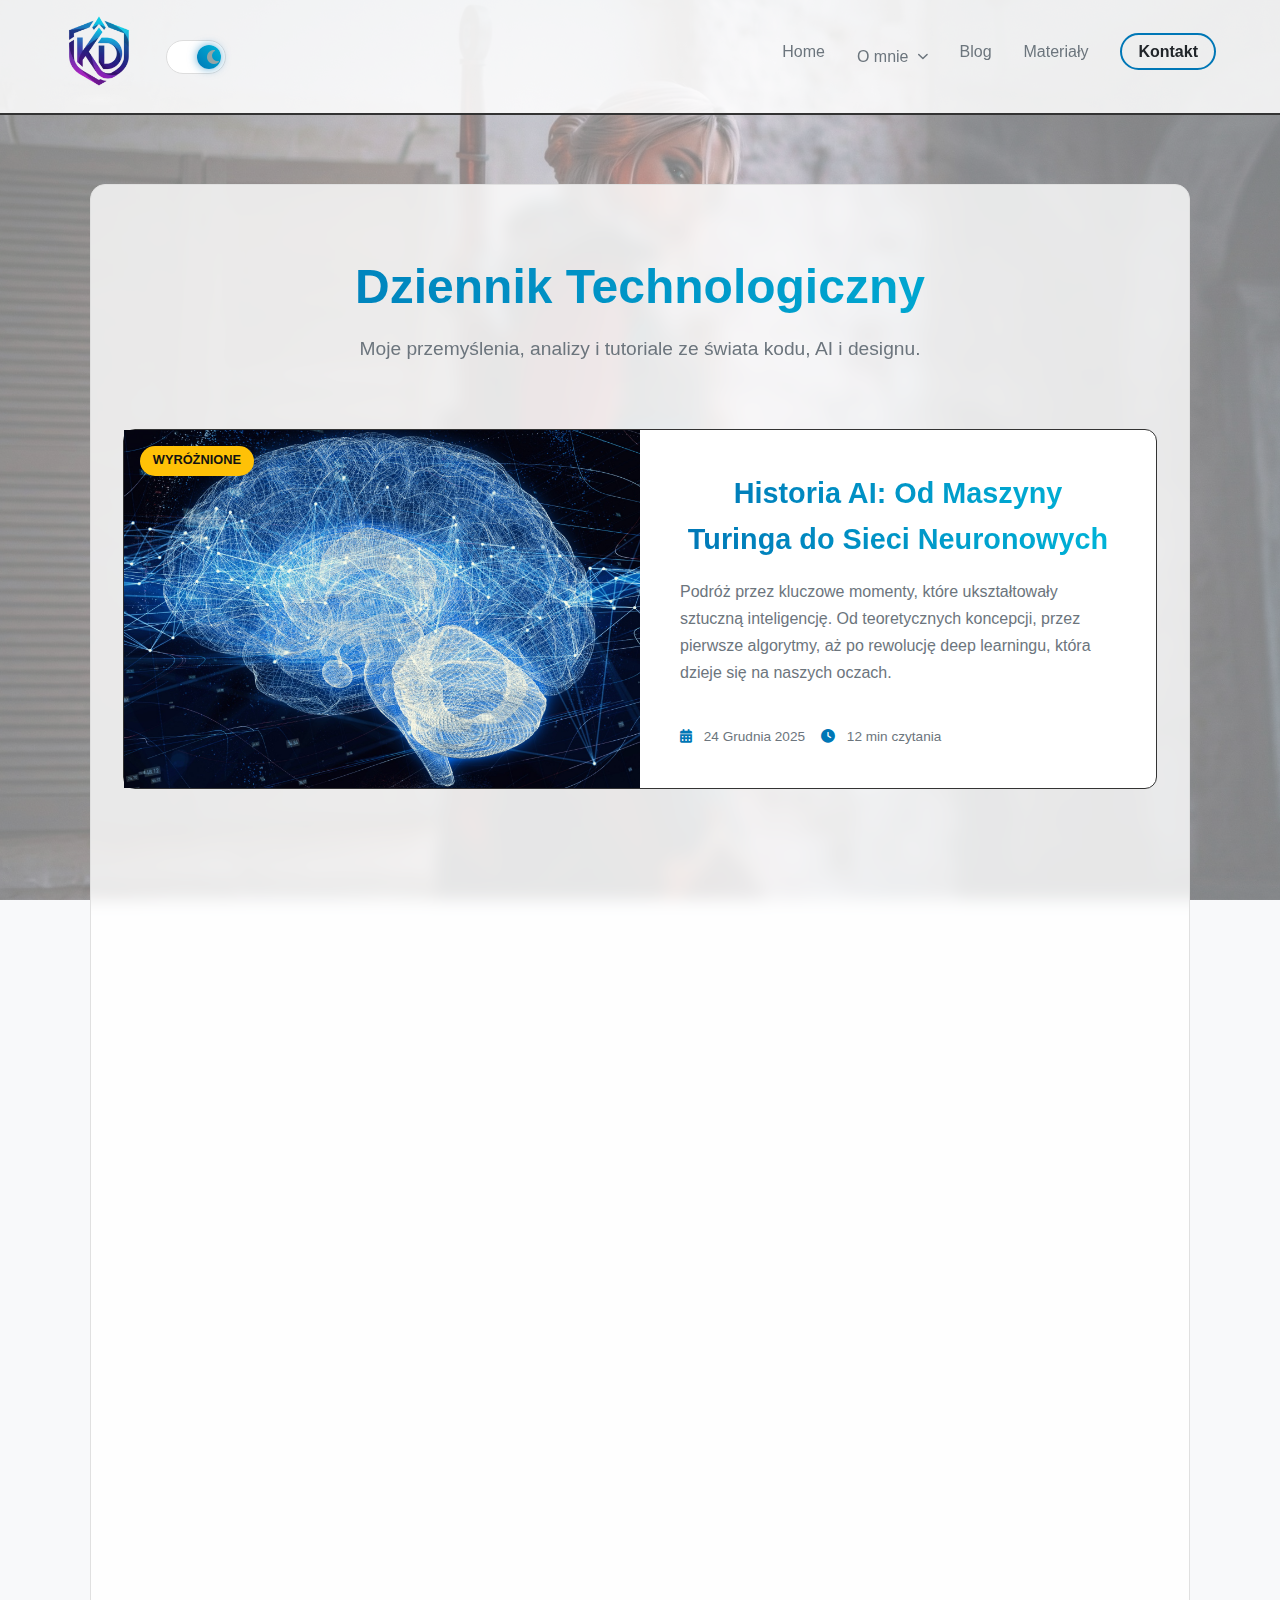
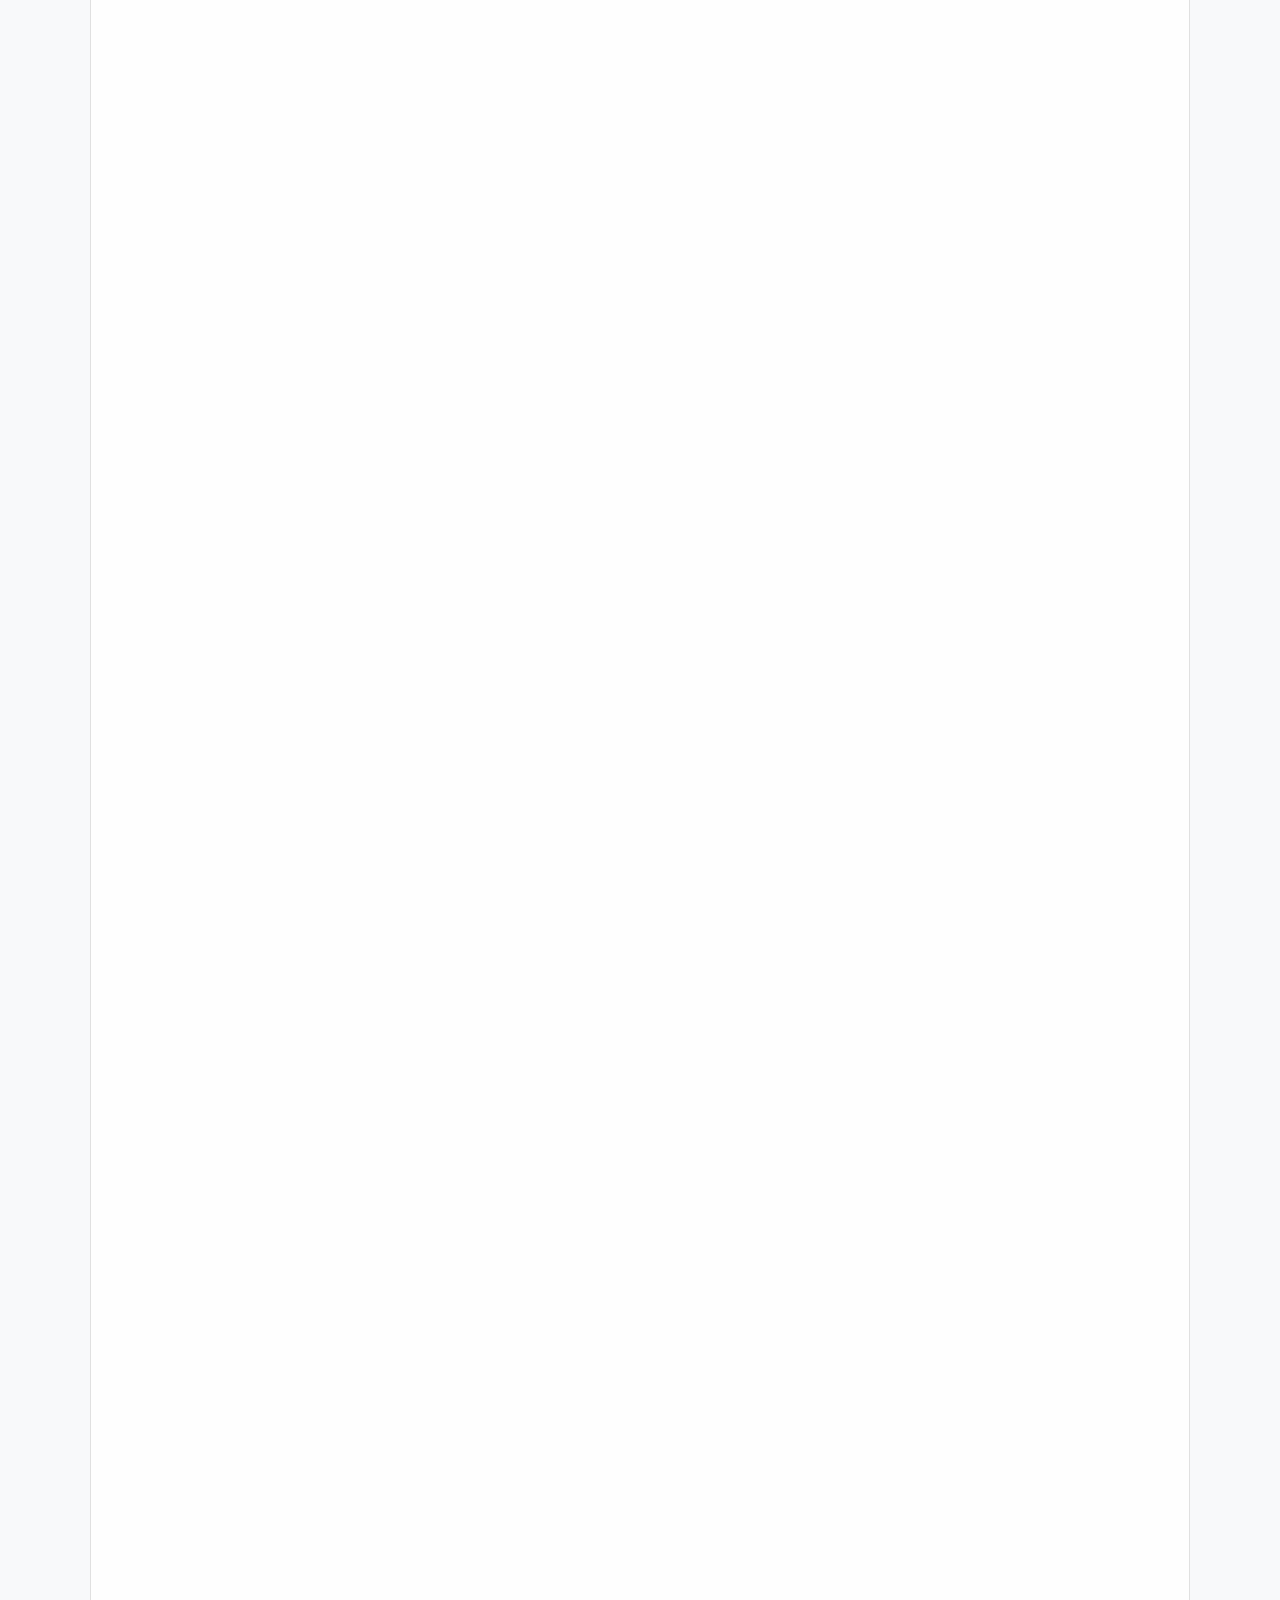
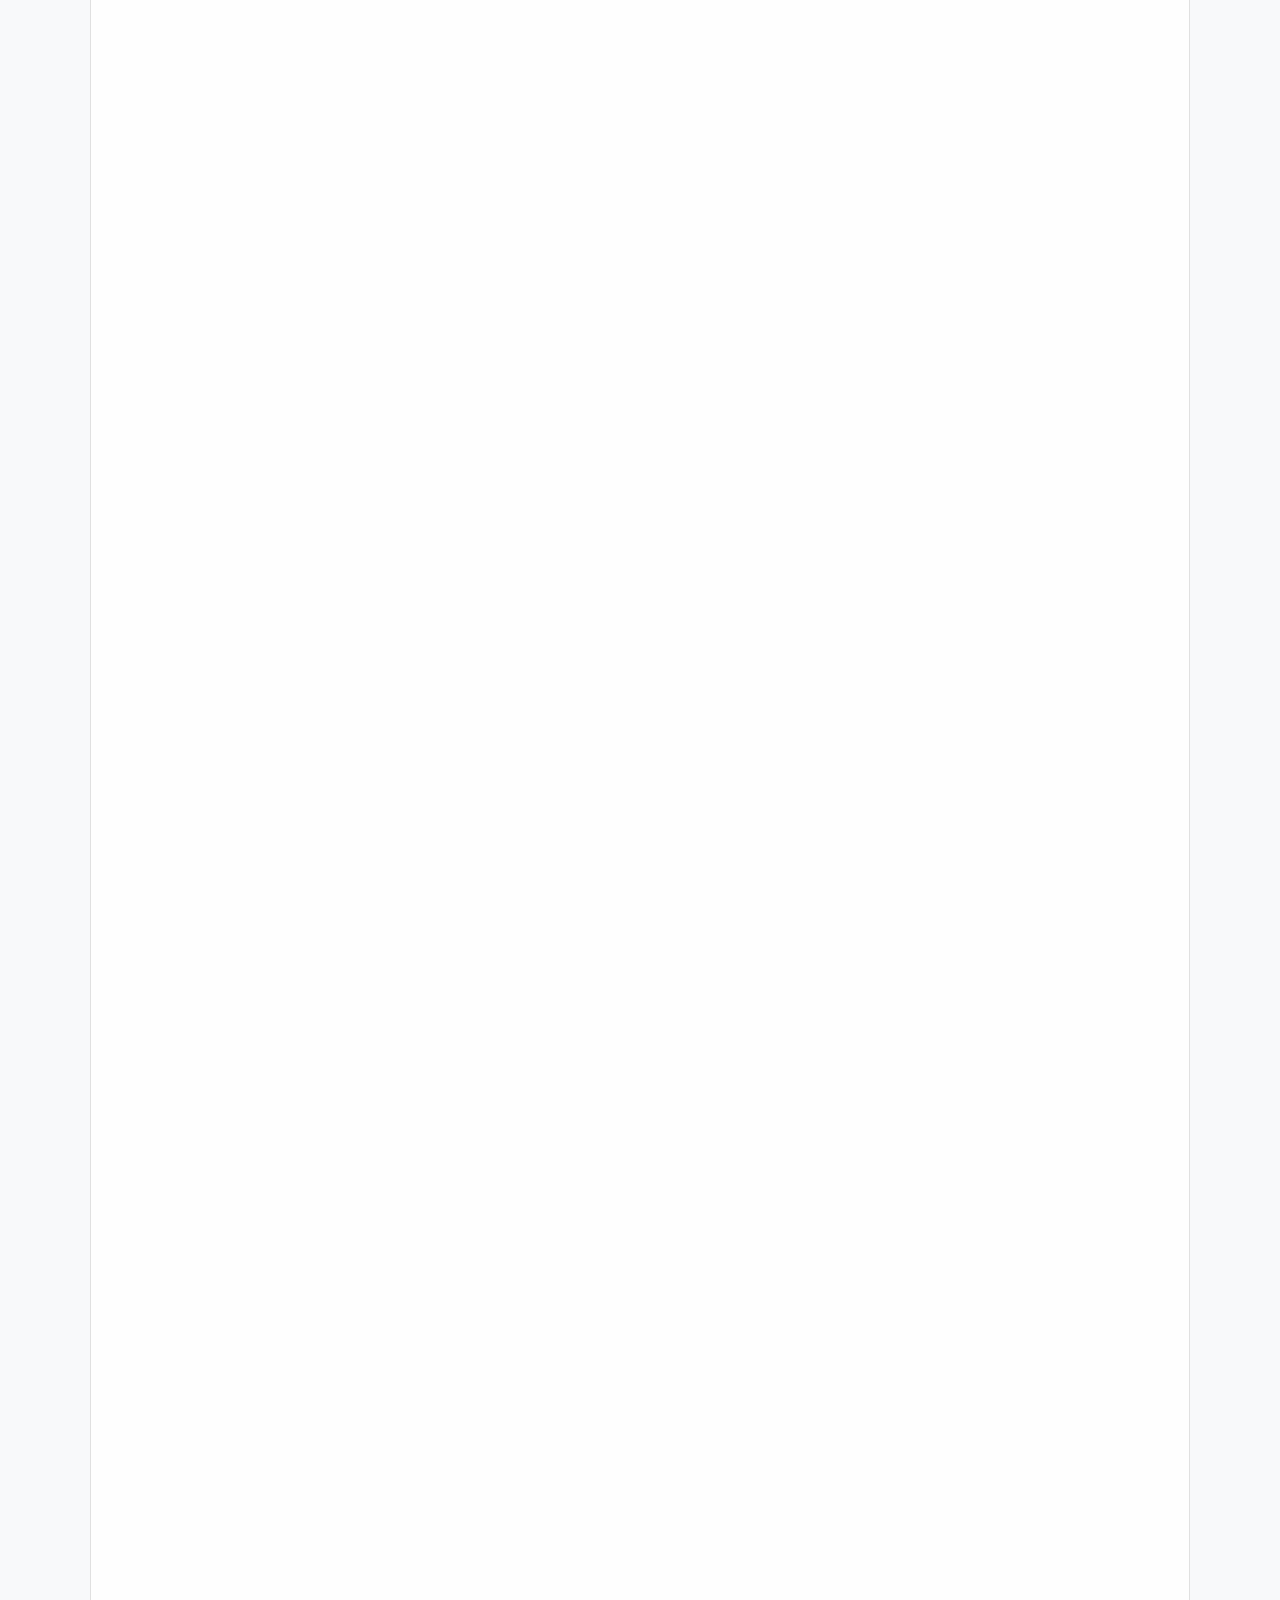
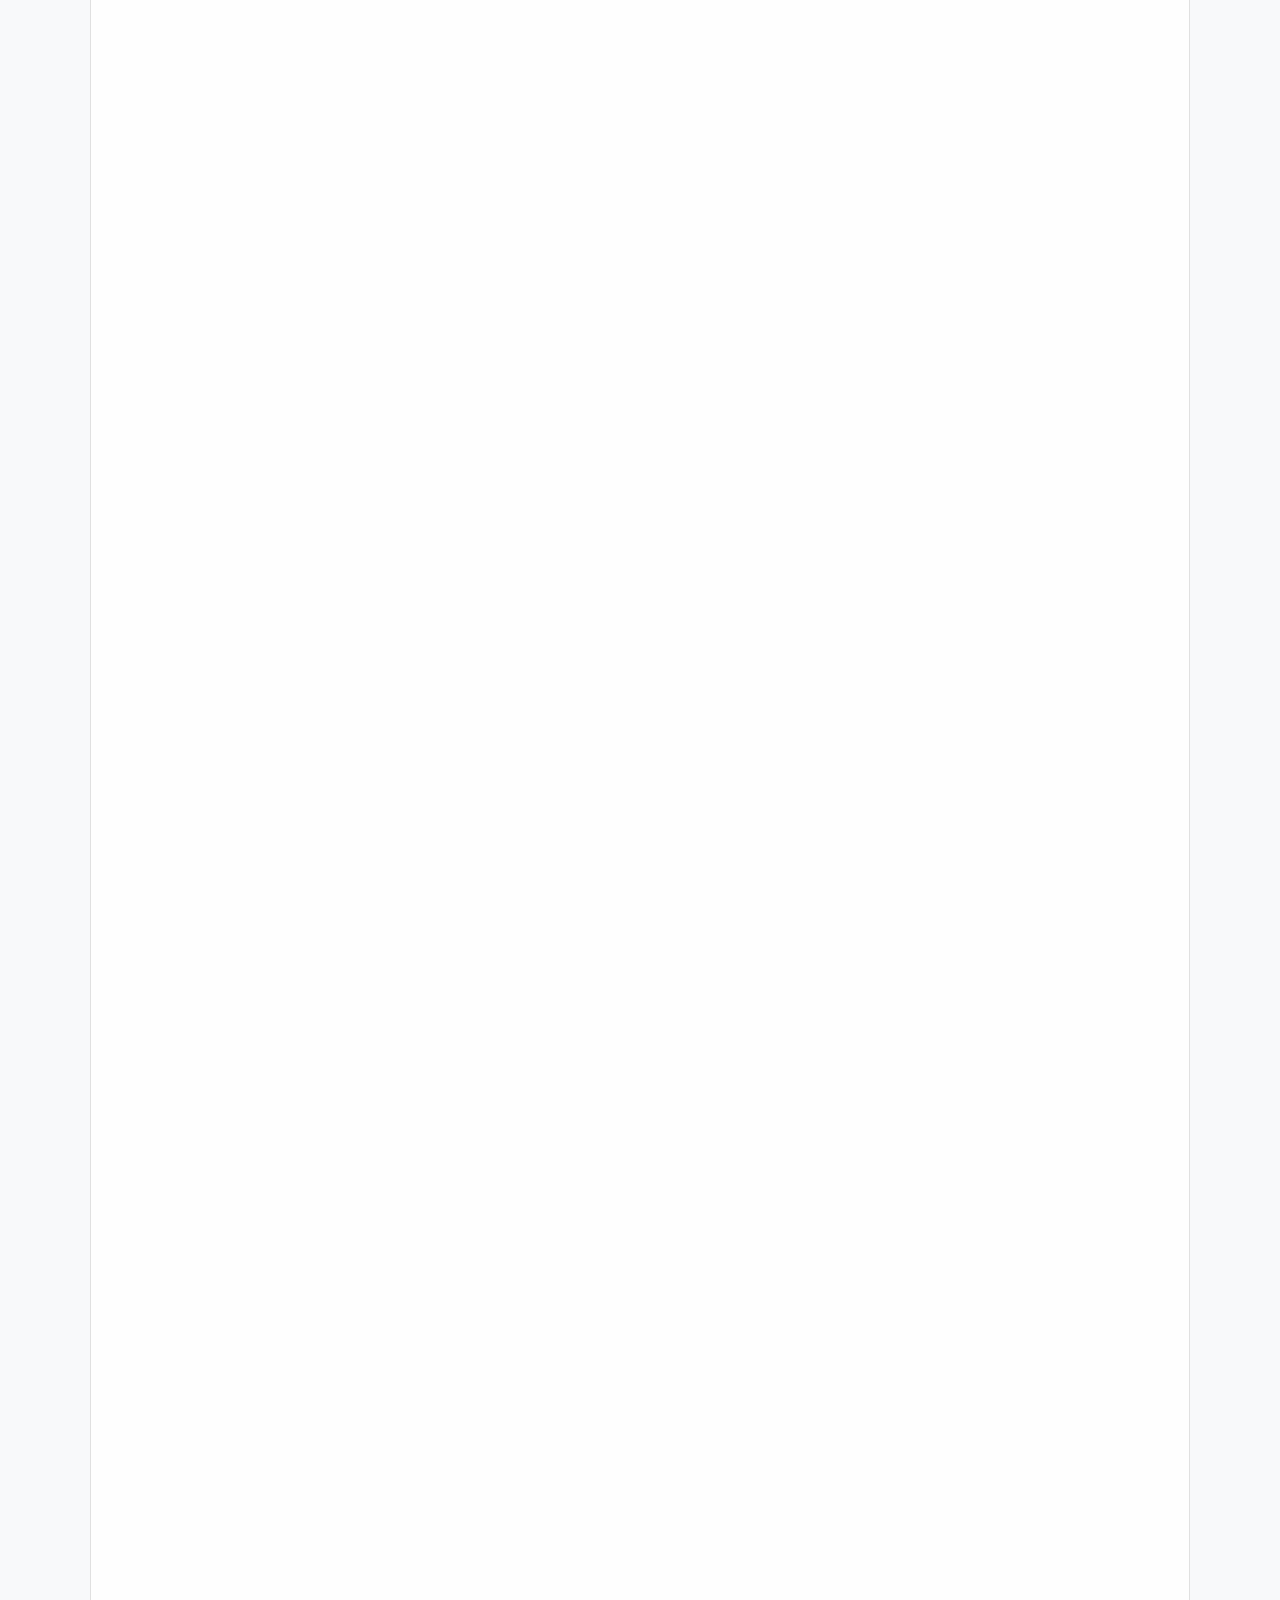
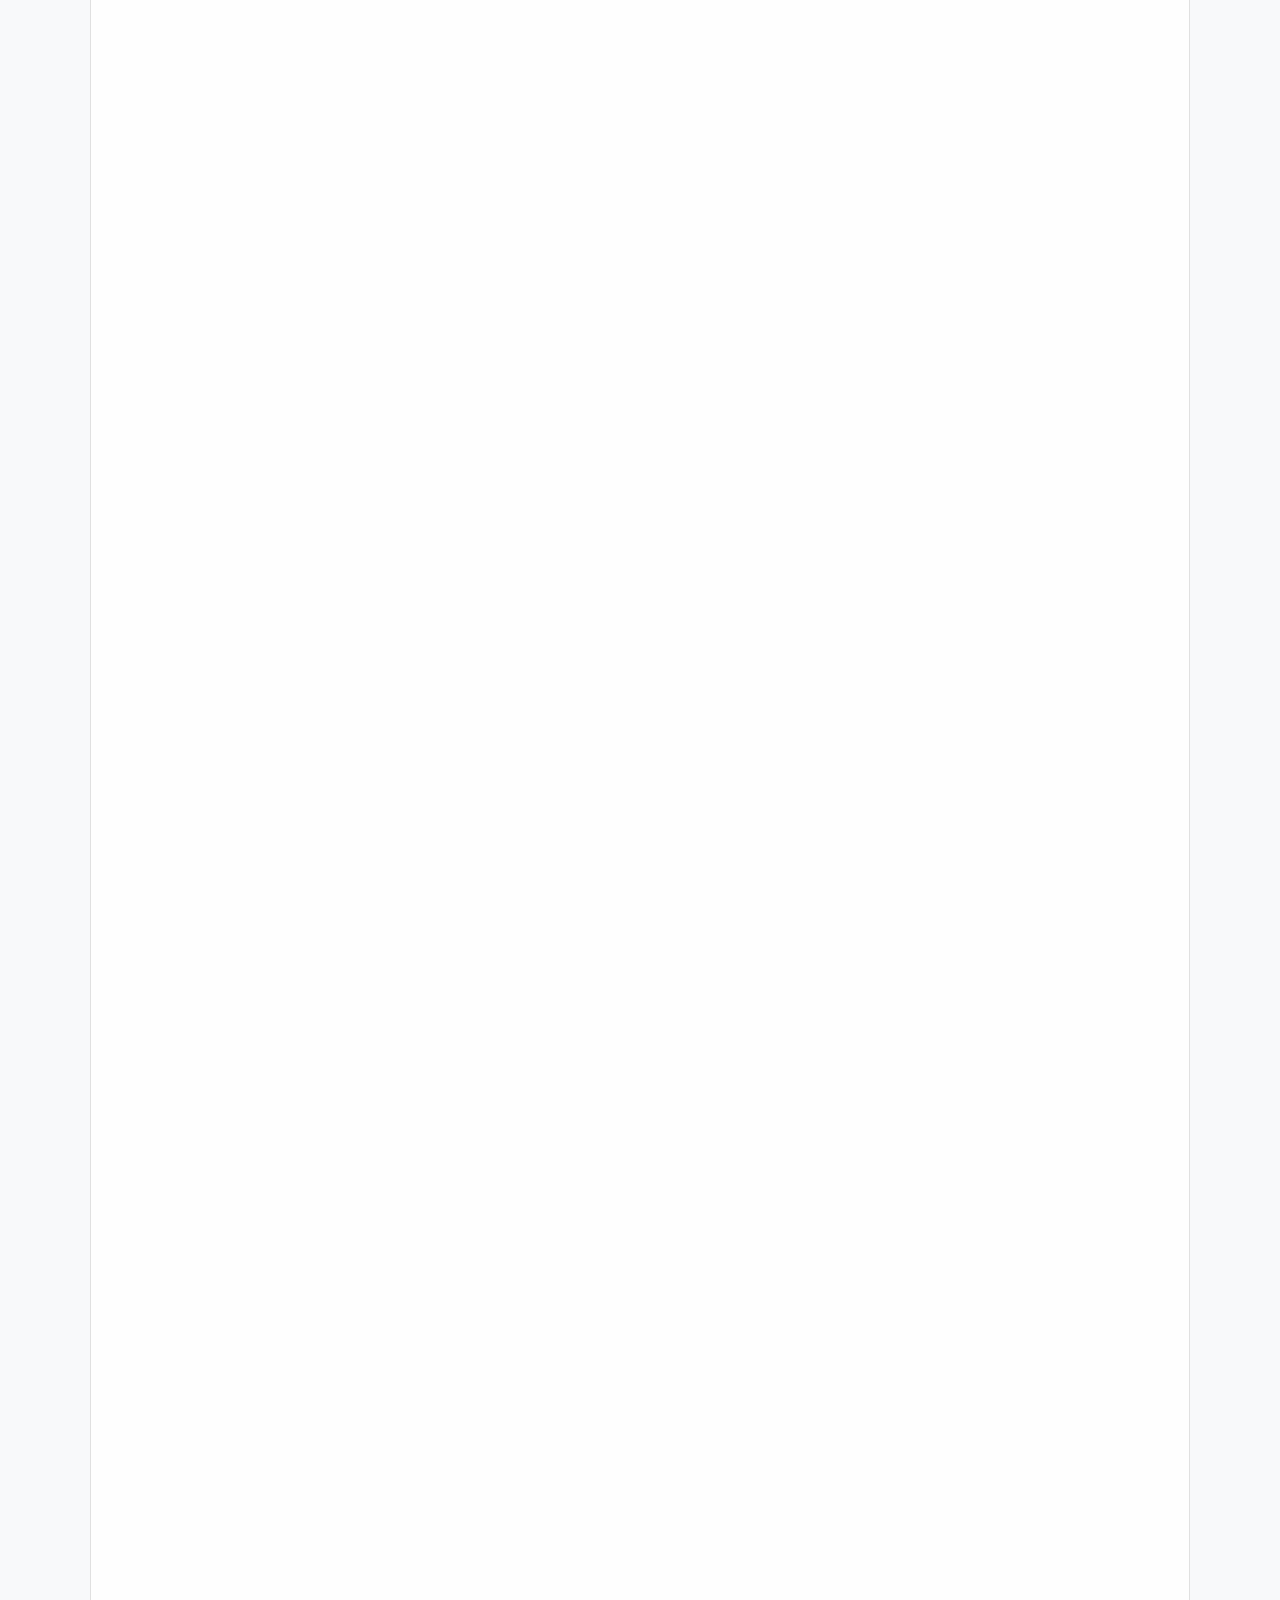
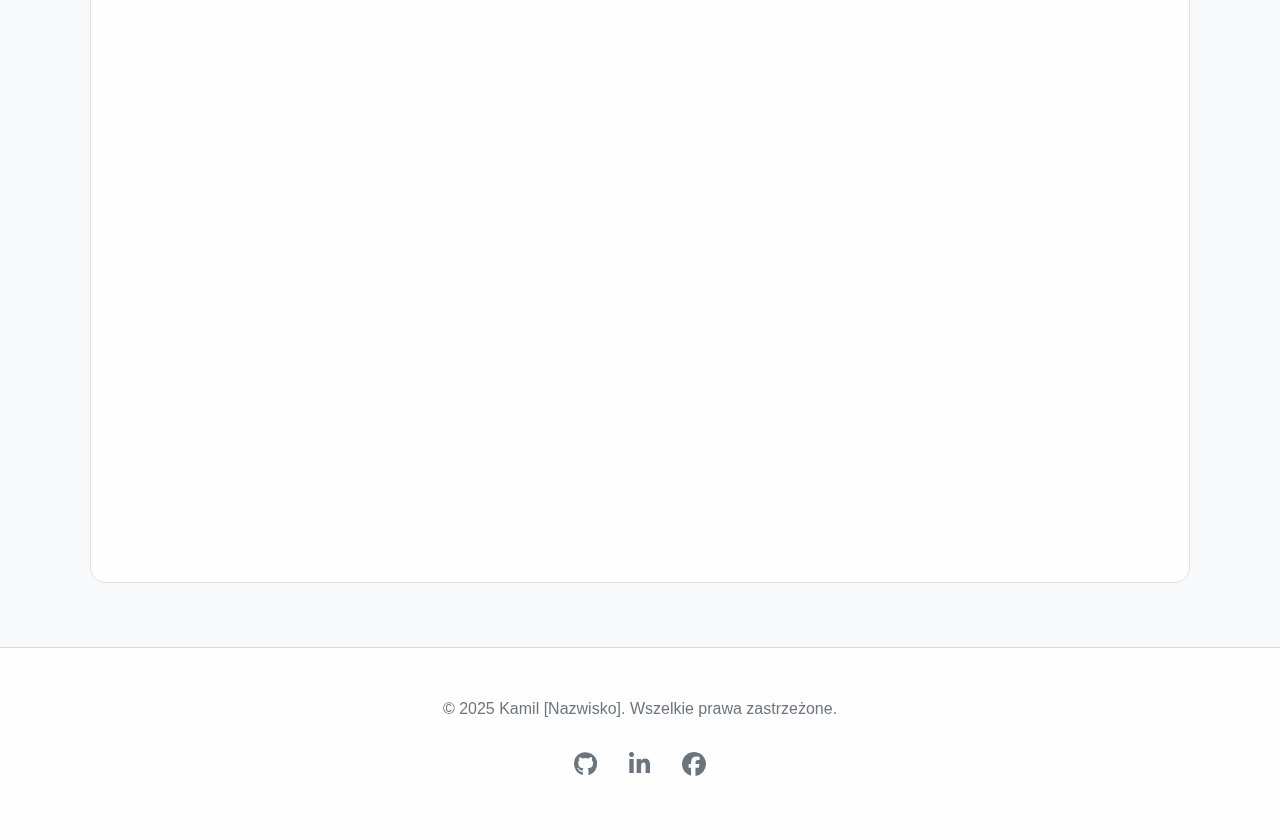
<file: blog.html>
<!DOCTYPE html>
<html lang="pl">
<head>
    <meta charset="UTF-8">
    <meta name="viewport" content="width=device-width, initial-scale=1.0">
    <meta name="description" content="Dziennik technologiczny w ramach projektu Genesis. Odkryj artykuły, przemyślenia i tutoriale ze świata kodu, sztucznej inteligencji, cyberbezpieczeństwa i designu.">
    <title>Blog | Project Genesis</title>
    <link rel="stylesheet" href="css/style.css">
    <link rel="stylesheet" href="css/blog.css">
    <!-- Biblioteka do animacji przy przewijaniu (AOS) -->
    <link href="https://unpkg.com/aos@2.3.1/dist/aos.css" rel="stylesheet">
    <!-- Ikony (Font Awesome) -->
    <link rel="stylesheet" href="https://cdnjs.cloudflare.com/ajax/libs/font-awesome/6.5.1/css/all.min.css" media="print" onload="this.media='all'">
</head>
<body class="body-blog">

    <!-- Kontener na kinowe punkty świetlne -->
    <div id="light-orbs-container"></div>

    <header>
        <nav>
            <div class="nav-left-items">
                <a href="index.html" class="nav-logo"><img src="img/logo.png" alt="Logo"></a>
                <!-- PRZEŁĄCZNIK MOTYWU -->
                <div class="theme-switch-wrapper">
                    <label class="theme-switch" for="theme-checkbox">
                        <input type="checkbox" id="theme-checkbox" />
                        <div class="slider round"><i class="fas fa-sun"></i><i class="fas fa-moon"></i></div>
                    </label>
                </div>
            </div>
            <button class="mobile-nav-toggle" aria-label="Otwórz menu">
                <i class="fas fa-bars"></i>
            </button>
            <ul>
                <li><a href="index.html">Home</a></li>
                <li class="dropdown">
                    <a href="o-mnie.html">O mnie <i class="fas fa-chevron-down" aria-hidden="true"></i></a>
                    <ul class="dropdown-menu">
                        <li><a href="o-mnie.html#o-mnie">O mnie</a></li>
                        <li><a href="o-mnie.html#doswiadczenie">Doświadczenie</a></li>
                        <li><a href="o-mnie.html#edukacja">Edukacja</a></li>
                        <li><a href="o-mnie.html#osiagniecia">Osiągnięcia</a></li>
                        <li><a href="o-mnie.html#projekty">Projekty</a></li>
                        <li><a href="o-mnie.html#technologie">Technologie</a></li>
                    </ul>
                </li>
                <li><a href="blog.html">Blog</a></li>
                <li><a href="materialy.html">Materiały</a></li>
                <li><a href="kontakt.html" class="nav-contact-btn">Kontakt</a></li>
        </nav>
    </header>

    <main>
        <div class="blog-container container">
            <div class="blog-header" data-aos="fade-down"> 
                <h1 class="gradient-text">Dziennik Technologiczny</h1>
                <p>Moje przemyślenia, analizy i tutoriale ze świata kodu, AI i designu.</p>
            </div>

            <!-- Wyróżniony post -->
            <section class="featured-post card" data-aos="fade-up">
                <div class="featured-post-image">
                    <img src="img/aination.jpg" alt="Miniatura posta o historii AI" loading="lazy">
                    <div class="post-category featured">Wyróżnione</div>
                </div>
                <div class="featured-post-content">
                    <h2><a href="posty/historia-ai.html">Historia AI: Od Maszyny Turinga do Sieci Neuronowych</a></h2>
                    <p>Podróż przez kluczowe momenty, które ukształtowały sztuczną inteligencję. Od teoretycznych koncepcji, przez pierwsze algorytmy, aż po rewolucję deep learningu, która dzieje się na naszych oczach.</p>
                    <div class="post-meta">
                        <span><i class="fas fa-calendar-alt" aria-hidden="true"></i> 24 Grudnia 2025</span>
                        <span><i class="fas fa-clock" aria-hidden="true"></i> 12 min czytania</span>
                    </div>
                </div>
            </section>

            <div class="blog-layout">
                <!-- Siatka z postami -->
                <section class="posts-grid" id="posts-container">
                    <article class="post-card card" data-category="Selfdevelopment" data-tags="selfdevelopment,zarządzanie czasem,lider,produktywność,psychologia,perswazja" data-aos="fade-up" data-aos-delay="100">
                        <div class="post-image">
                            <img src="img/leader.jpg" alt="Miniatura posta o samorozwoju" loading="lazy">
                            <div class="post-category" data-category="Selfdevelopment">Selfdevelopment</div>
                        </div>
                        <div class="post-content">
                            <h3><a href="posty/selfdevelopment-leader.html">Selfdevelopment - jak wykształcić cechy lidera?</a></h3>
                            <p>Kompleksowy przewodnik po nowoczesnym przywództwie. Dowiedz się, jak zarządzać ego, stosować psychologię wpływu i budować autorytet w zespole.</p>
                            <div class="post-meta">
                                <span><i class="fas fa-calendar-alt" aria-hidden="true"></i> 20 Grudnia 2025</span>
                            </div>
                        </div>
                    </article>

                    <article class="post-card card" data-category="Refleksje" data-tags="prywatność,bezpieczeństwo,cookies,śledzenie,adblock" data-aos="fade-up" data-aos-delay="300">
                        <div class="post-image">
                            <img src="img/private.jpg" alt="Miniatura posta o prywatności w sieci" loading="lazy">
                            <div class="post-category" data-category="Refleksje">Refleksje</div>
                        </div>
                        <div class="post-content">
                            <h3><a href="posty/web-private.html">Twoja Prywatność w Sieci: Co Musisz Wiedzieć?</a></h3>
                            <p>Pliki cookie, boty, śledzenie... Co widzi Twój dostawca internetu i jak chronić swoje dane? Przewodnik po bezpiecznym przeglądaniu sieci.</p>
                            <div class="post-meta">
                                <span><i class="fas fa-calendar-alt" aria-hidden="true"></i> 15 Grudnia 2025</span>
                            </div>
                        </div>
                    </article>

                    <article class="post-card card" data-category="Refleksje" data-tags="cyberpunk,przyszłość,technologia" data-aos="fade-up" data-aos-delay="100">
                        <div class="post-image">
                            <img src="img/cyberpunk.jpg" alt="Miniatura posta o Cyberpunku" loading="lazy">
                            <div class="post-category" data-category="Refleksje">Refleksje</div>
                        </div>
                        <div class="post-content">
                            <h3><a href="posty/cyberpunk-future.html">Cyberpunk: Czy Dożyjemy Czasów Cyborgów?</a></h3>
                            <p>Analiza wizji przyszłości znanych z literatury i gier. Jak blisko jesteśmy technologicznych implantów, latających aut i neonowych metropolii?</p>
                            <div class="post-meta">
                                <span><i class="fas fa-calendar-alt" aria-hidden="true"></i> 12 Grudnia 2025</span>
                            </div>
                        </div>
                    </article>

                    <article class="post-card card" data-category="Design" data-tags="design,ui,ux,figma" data-aos="fade-up" data-aos-delay="200">
                        <div class="post-image">
                            <img src="img/design.jpg" alt="Miniatura posta o designie" loading="lazy">
                            <div class="post-category" data-category="Design">Design</div>
                        </div>
                        <div class="post-content">
                            <h3><a href="posty/design-ui.html">Design i UI: Gdzie Sztuka Spotyka Technologię</a></h3>
                            <p>Dobre UI to nie tylko ładne obrazki. Odkryj podstawowe zasady projektowania interfejsów, które sprawiają, że aplikacje są intuicyjne i przyjemne w obsłudze.</p>
                            <div class="post-meta">
                                <span><i class="fas fa-calendar-alt" aria-hidden="true"></i> 10 Grudnia 2025</span>
                            </div>
                        </div>
                    </article>

                    <article class="post-card card" data-category="Refleksje" data-tags="filmy,darmowe,streaming,kultura" data-aos="fade-up" data-aos-delay="200">
                        <div class="post-image">
                            <img src="img/movies.jpg" alt="Miniatura posta o darmowych filmach" loading="lazy">
                            <div class="post-category" data-category="Refleksje">Refleksje</div>
                        </div>
                        <div class="post-content">
                            <h3><a href="posty/movie-free.html">Strony z Filmami: Za Darmo to Uczciwa Cena</a></h3>
                            <p>Refleksja nad dostępnością kultury w erze cyfrowej. Gdzie leży granica między darmowym dostępem a wspieraniem twórców? Przegląd legalnych alternatyw.</p>
                            <div class="post-meta">
                                <span><i class="fas fa-calendar-alt" aria-hidden="true"></i> 5 Grudnia 2025</span>
                            </div>
                        </div>
                    </article>

                    <article class="post-card card" data-category="Cyberbezpieczeństwo" data-tags="hacking,cyberbezpieczeństwo,ataki,bezpieczeństwo" data-aos="fade-up" data-aos-delay="100">
                        <div class="post-image">
                            <img src="img/virus.jpg" alt="Miniatura posta o rodzajach ataków" loading="lazy">
                            <div class="post-category" data-category="Cyberbezpieczeństwo">Cyberbezpieczeństwo</div>
                        </div>
                        <div class="post-content">
                            <h3><a href="#">Hacking, Cyberbezpieczeństwo i Czarna Magia - rodzaje ataków i wszystko co musisz wiedzieć.</a></h3>
                            <p>Poznaj najpopularniejsze rodzaje ataków hakerskich, od phishingu po ransomware. Zrozum, jak działają i naucz się technik samoobrony w cyfrowym świecie.</p>
                            <div class="post-meta">
                                <span><i class="fas fa-calendar-alt" aria-hidden="true"></i> 2 Grudnia 2025</span>
                            </div>
                        </div>
                    </article>

                    <article class="post-card card" data-category="Cyberbezpieczeństwo" data-tags="hacking,bezpieczeństwo,poradnik,ciemna strona" data-aos="fade-up" data-aos-delay="100">
                        <div class="post-image">
                            <img src="img/hacker.jpg" alt="Miniatura posta o hakowaniu" loading="lazy">
                            <div class="post-category" data-category="Cyberbezpieczeństwo">Cyberbezpieczeństwo</div>
                        </div>
                        <div class="post-content">
                            <h3><a href="#">Hacking: Przewodnik po Ciemnej Stronie Mocy</a></h3>
                            <p>Poprowadzę Cię w głąb mroku. Przewodnik po narzędziach używanych przez hakerów. Ścieżka kariery w etycznym hackingu? - red i blue team.</p>
                            <div class="post-meta">
                                <span><i class="fas fa-calendar-alt" aria-hidden="true"></i> 28 Listopada 2025</span>
                            </div>
                        </div>
                    </article>

                    <article class="post-card card" data-category="Cyberbezpieczeństwo" data-tags="cyberbezpieczeństwo,hacking,bezpieczeństwo,psychologia" data-aos="fade-up" data-aos-delay="100">
                        <div class="post-image">
                            <img src="img/cybersec.jpg" alt="Miniatura posta o cyberbezpieczeństwie" loading="lazy">
                            <div class="post-category" data-category="Cyberbezpieczeństwo">Cyberbezpieczeństwo</div>
                        </div>
                        <div class="post-content">
                            <h3><a href="#">Cyberbezpieczeństwo: Wilk w owczej skórze</a></h3>
                            <p>Wejdź w umysł hakera, aby zrozumieć jego motywacje i metody. Analiza psychologicznych i socjologicznych aspektów cyberataków, oraz jak skuteczniej się bronić.</p>
                            <div class="post-meta">
                                <span><i class="fas fa-calendar-alt" aria-hidden="true"></i> 25 Listopada 2025</span>
                            </div>
                        </div>
                    </article>

                    <article class="post-card card" data-category="Programowanie" data-tags="programowanie,nauka,tutoriale,javascript,python" data-aos="fade-up" data-aos-delay="200">
                        <div class="post-image">
                            <img src="img/programowanie.jpg" alt="Miniatura posta o programowaniu" loading="lazy">
                            <div class="post-category" data-category="Programowanie">Programowanie</div>
                        </div>
                        <div class="post-content">
                            <h3><a href="#">Programowanie: Ścieżka Języków i Gdzie Szukać Wiedzy?</a></h3>
                            <p>Jaki język wybrać na start? Gdzie znaleźć najlepsze kursy i materiały do nauki? Praktyczny przewodnik dla początkujących programistów.</p>
                            <div class="post-meta">
                                <span><i class="fas fa-calendar-alt" aria-hidden="true"></i> 20 Listopada 2025</span>
                            </div>
                        </div>
                    </article>

                    <article class="post-card card" data-category="Tutoriale" data-tags="serwer,linux,devops,self-hosting" data-aos="fade-up" data-aos-delay="100">
                        <div class="post-image">
                            <img src="img/serwer.jpg" alt="Miniatura posta o własnym serwerze" loading="lazy">
                            <div class="post-category" data-category="Tutoriale">Tutoriale</div>
                        </div>
                        <div class="post-content">
                            <h3><a href="#">Własny Serwer: Twoje Centrum Dowodzenia w Sieci</a></h3>
                            <p>Krok po kroku, jak postawić własny serwer domowy. Od hostingu stron, przez chmurę na pliki, po serwer gier dla znajomych.</p>
                            <div class="post-meta">
                                <span><i class="fas fa-calendar-alt" aria-hidden="true"></i> 15 Listopada 2025</span>
                            </div>
                        </div>
                    </article>

                    <article class="post-card card" data-category="AI" data-tags="ai,research,modele,sieci neuronowe" data-aos="fade-up" data-aos-delay="300">
                        <div class="post-image">
                            <img src="img/aiworld.jpg" alt="Miniatura posta o modelach AI" loading="lazy">
                            <div class="post-category" data-category="AI">AI</div>
                        </div>
                        <div class="post-content">
                            <h3><a href="#">Wiodące Modele AI i Budowa Sieci Neuronowych</a></h3>
                            <p>Przegląd wiodących modeli AI wg zastosowań (np. NLP, wizja komputerowa). Zobacz, gdzie są wykorzystywane i jak wygląda ich podstawowa budowa oraz działanie.</p>
                            <div class="post-meta">
                                <span><i class="fas fa-calendar-alt" aria-hidden="true"></i> 1 Listopada 2025</span>
                            </div>
                        </div>
                    </article>

                    <article class="post-card card" data-category="Tutoriale" data-tags="sieci,inf.02,egzamin,protokoły,networking" data-aos="fade-up" data-aos-delay="100">
                        <div class="post-image">
                            <img src="img/networking.jpg" alt="Miniatura posta o sieciach komputerowych" loading="lazy">
                            <div class="post-category" data-category="Tutoriale">Tutoriale</div>
                        </div>
                        <div class="post-content">
                            <h3><a href="#">Sieci Komputerowe: Esencja</a></h3>
                            <p>Kompendium wiedzy o budowie i działaniu sieci. Od modelu ISO/OSI, przez adresację IP, po konfigurację urządzeń – wszystko, co musisz wiedzieć.</p>
                            <div class="post-meta">
                                <span><i class="fas fa-calendar-alt" aria-hidden="true"></i> 25 Października 2025</span>
                            </div>
                        </div>
                    </article>

                    <!-- Komunikat o braku wyników -->
                    <div id="no-results" class="no-results">
                        <i class="fas fa-search" aria-hidden="true"></i>
                        <h3>Brak wyników</h3>
                        <p>Nie znaleziono postów pasujących do Twojego zapytania.</p>
                    </div>
                </section>

                <!-- Panel boczny -->
                <aside class="sidebar" data-aos="fade-left" data-aos-delay="300"> 
                    <div class="widget search-widget">
                        <h3 class="widget-title">Szukaj</h3>
                        <div class="search-box">
                            <input type="text" id="searchInput" placeholder="Wpisz frazę...">
                            <button id="clearSearchBtn" class="search-clear-btn" aria-label="Wyczyść"><i class="fas fa-times"></i></button>
                            <button class="search-btn" aria-label="Szukaj"><i class="fas fa-search" aria-hidden="true"></i></button>
                        </div>
                    </div>
                    <div class="widget categories-widget card">
                        <h3 class="widget-title">Kategorie</h3>
                        <ul>
                            <li><a href="#" data-filter="all" class="active-filter">Wszystkie <span>(13)</span></a></li>
                            <li><a href="#" data-filter="AI">Sztuczna Inteligencja <span>(2)</span></a></li>
                            <li><a href="#" data-filter="Refleksje">Refleksje <span>(3)</span></a></li>
                            <li><a href="#" data-filter="Programowanie">Programowanie <span>(1)</span></a></li>
                            <li><a href="#" data-filter="Tutoriale">Tutoriale <span>(2)</span></a></li>
                            <li><a href="#" data-filter="Design">Design <span>(1)</span></a></li>
                            <li><a href="#" data-filter="Cyberbezpieczeństwo">Cyberbezpieczeństwo <span>(3)</span></a></li>
                            <li><a href="#" data-filter="Selfdevelopment">Selfdevelopment <span>(1)</span></a></li>
                        </ul>
                    </div>
                    <div class="widget tags-widget card">
                        <h3 class="widget-title">Tagi</h3>
                        <div class="tags-container">
                            <a href="#" class="tag" data-filter="selfdevelopment">selfdevelopment</a>
                            <a href="#" class="tag" data-filter="zarządzanie czasem">zarządzanie czasem</a>
                            <a href="#" class="tag" data-filter="lider">lider</a>
                            <a href="#" class="tag" data-filter="produktywność">produktywność</a>
                            <a href="#" class="tag" data-filter="ai">AI</a>
                            <a href="#" class="tag" data-filter="research">research</a>
                            <a href="#" class="tag" data-filter="hacking">hacking</a>
                            <a href="#" class="tag" data-filter="psychologia">psychologia</a>
                            <a href="#" class="tag" data-filter="cyberpunk">cyberpunk</a>
                            <a href="#" class="tag" data-filter="programowanie">programowanie</a>
                            <a href="#" class="tag" data-filter="poradnik">poradnik</a>
                            <a href="#" class="tag" data-filter="nauka">nauka</a>
                            <a href="#" class="tag" data-filter="serwer">serwer</a>
                            <a href="#" class="tag" data-filter="devops">devops</a>
                            <a href="#" class="tag" data-filter="design">design</a>
                            <a href="#" class="tag" data-filter="ui">ui</a>
                            <a href="#" class="tag" data-filter="ux">ux</a>
                            <a href="#" class="tag" data-filter="modele">modele</a>
                            <a href="#" class="tag" data-filter="sieci neuronowe">sieci neuronowe</a>
                            <a href="#" class="tag" data-filter="sieci">sieci</a>
                            <a href="#" class="tag" data-filter="inf.02">inf.02</a>
                            <a href="#" class="tag" data-filter="egzamin">egzamin</a>
                            <a href="#" class="tag" data-filter="protokoły">protokoły</a>
                            <a href="#" class="tag" data-filter="networking">networking</a>
                            <a href="#" class="tag" data-filter="filmy">filmy</a>
                            <a href="#" class="tag" data-filter="darmowe">darmowe</a>
                            <a href="#" class="tag" data-filter="streaming">streaming</a>
                            <a href="#" class="tag" data-filter="kultura">kultura</a>
                            <a href="#" class="tag" data-filter="prywatność">prywatność</a>
                            <a href="#" class="tag" data-filter="bezpieczeństwo">bezpieczeństwo</a>
                            <a href="#" class="tag" data-filter="cookies">cookies</a>
                            <a href="#" class="tag" data-filter="śledzenie">śledzenie</a>
                            <a href="#" class="tag" data-filter="adblock">adblock</a>
                        </div>
                    </div>
                </aside>
            </div>
        </div>
    </main>

    <footer style="margin-top: 0;">
        <div class="footer-content">
            <p>&copy; 2025 Kamil [Nazwisko]. Wszelkie prawa zastrzeżone.</p>
            <div class="footer-socials">
                <a href="https://github.com/fireeagle050" target="_blank" aria-label="GitHub"><i class="fab fa-github"></i></a>
                <a href="https://www.linkedin.com/in/kamil-dziedzic-6aa0ba30b?utm_source=share_via&utm_content=profile&utm_medium=member_android" target="_blank" aria-label="LinkedIn"><i class="fab fa-linkedin-in"></i></a>
                <a href="https://www.facebook.com/" target="_blank" aria-label="Facebook"><i class="fab fa-facebook"></i></a>
            </div>
        </div>
    </footer>

    <script src="https://unpkg.com/aos@2.3.1/dist/aos.js" defer></script>
    <script src="js/main.js" defer></script>
    <script src="js/blog.js" defer></script>
</body>
</html>
</file>
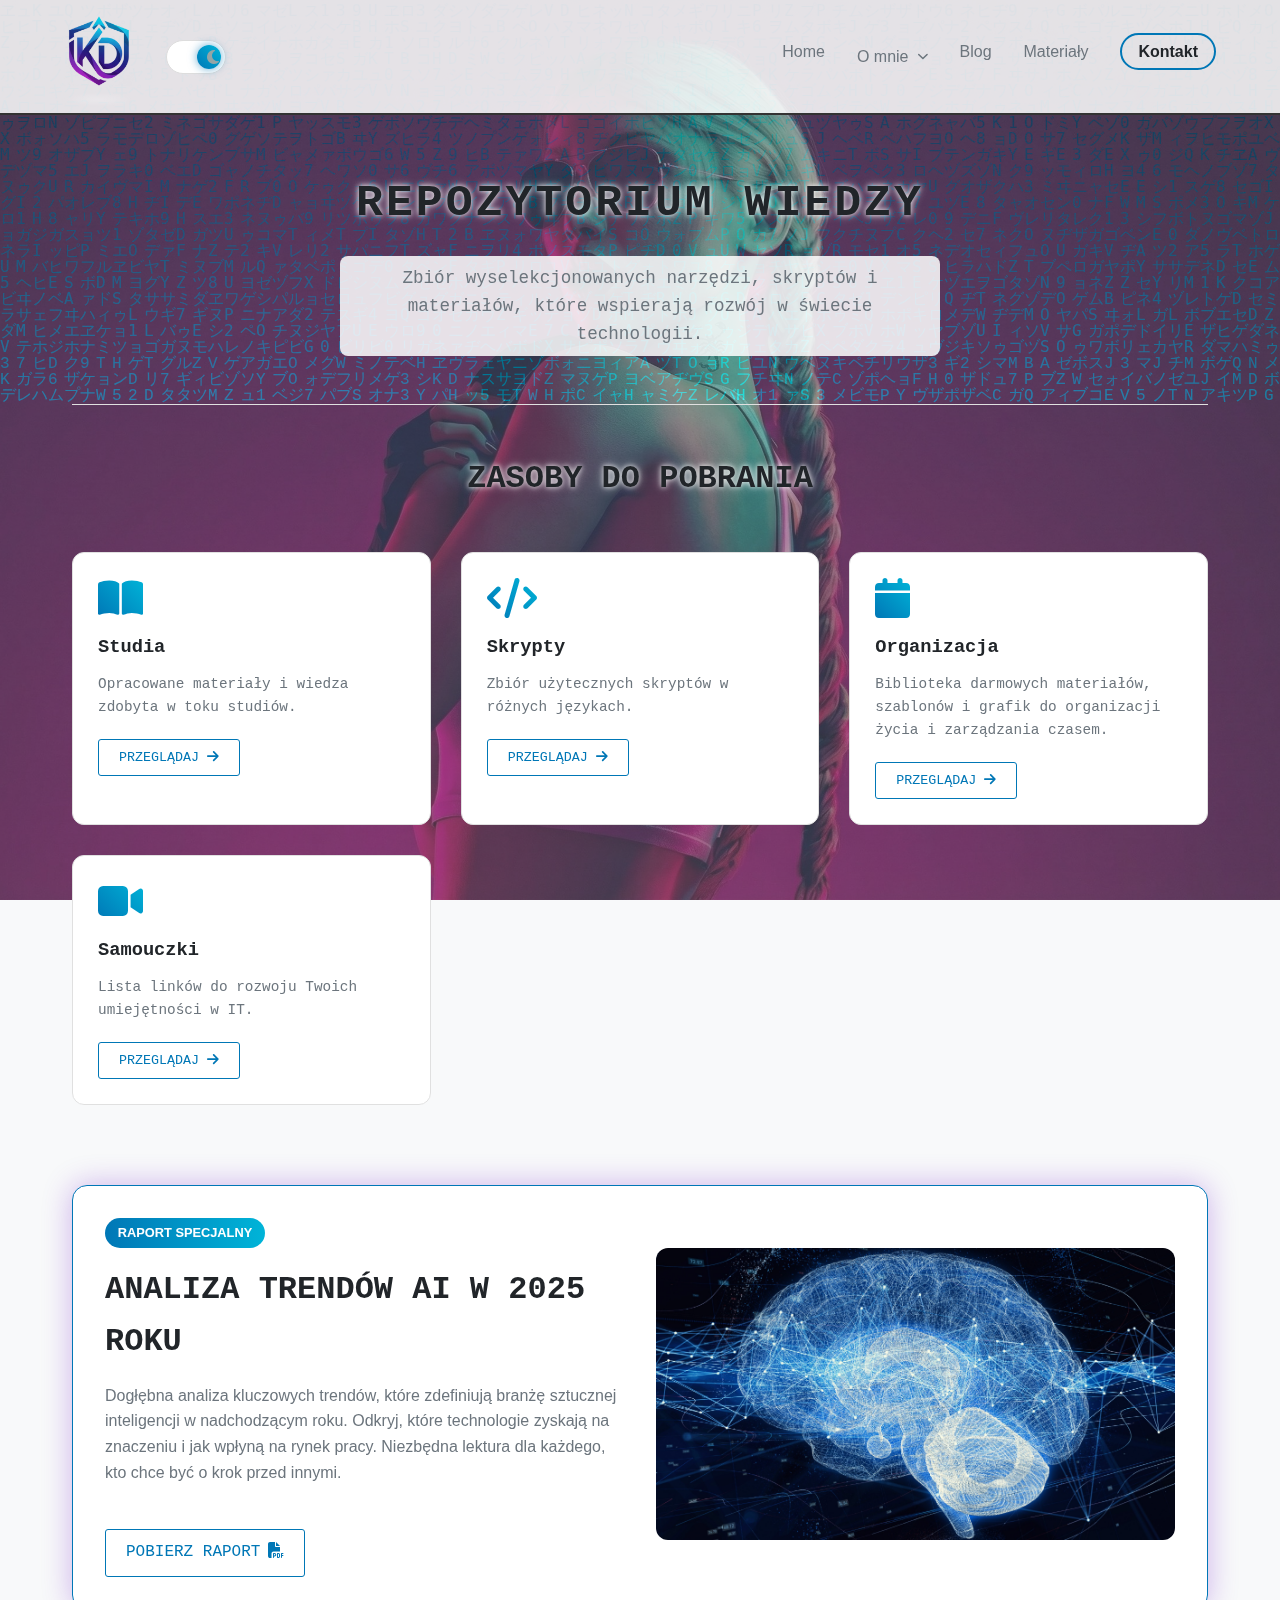
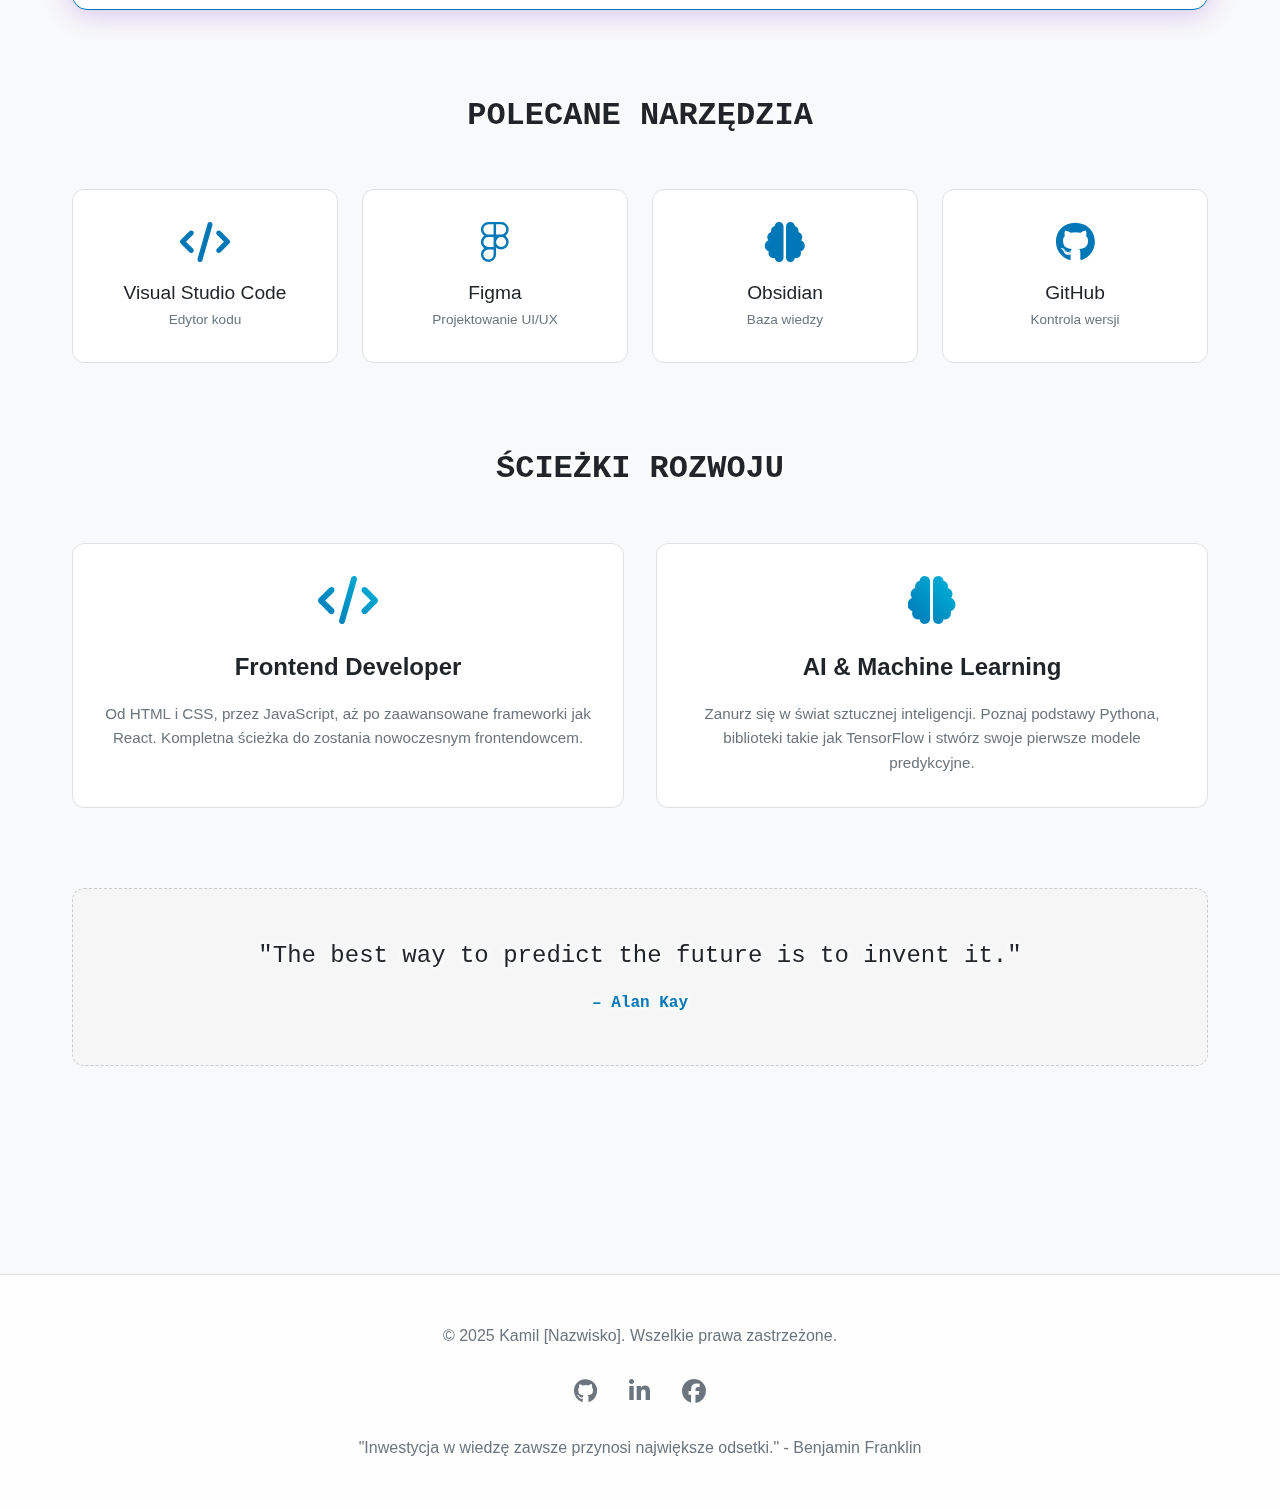
<file: materialy.html>
<!DOCTYPE html>
<html lang="pl">
<head>
    <meta charset="UTF-8">
    <meta name="viewport" content="width=device-width, initial-scale=1.0">
    <meta name="description" content="Repozytorium wiedzy w ramach projektu Genesis. Pobierz przydatne skrypty, poradniki i inne zasoby dla programistów i projektantów.">
    <title>Materiały | Project Genesis</title>
    <link rel="stylesheet" href="css/style.css">
    <link rel="stylesheet" href="css/materialy.css">
    <!-- Ikony (Font Awesome) -->
    <link rel="stylesheet" href="https://cdnjs.cloudflare.com/ajax/libs/font-awesome/6.5.1/css/all.min.css" media="print" onload="this.media='all'">
</head>
<body class="body-materialy"> <!-- Poprawiono: Upewniono się, że klasa jest obecna -->

    <!-- Tło z efektem Matrixa -->
    <canvas id="matrix-canvas"></canvas>

    <header>
        <nav>
            <div class="nav-left-items">
                <a href="index.html" class="nav-logo"><img src="img/logo.png" alt="Logo"></a>
                <!-- PRZEŁĄCZNIK MOTYWU -->
                <div class="theme-switch-wrapper">
                    <label class="theme-switch" for="theme-checkbox">
                        <input type="checkbox" id="theme-checkbox" />
                        <div class="slider round"><i class="fas fa-sun"></i><i class="fas fa-moon"></i></div>
                    </label>
                </div>
            </div>
            <button class="mobile-nav-toggle" aria-label="Otwórz menu">
                <i class="fas fa-bars"></i>
            </button>
            <ul>
                <li><a href="index.html">Home</a></li>
                <li class="dropdown">
                    <a href="o-mnie.html">O mnie <i class="fas fa-chevron-down" aria-hidden="true"></i></a>
                    <ul class="dropdown-menu">
                        <li><a href="o-mnie.html#o-mnie">O mnie</a></li>
                        <li><a href="o-mnie.html#doswiadczenie">Doświadczenie</a></li>
                        <li><a href="o-mnie.html#edukacja">Edukacja</a></li>
                        <li><a href="o-mnie.html#osiagniecia">Osiągnięcia</a></li>
                        <li><a href="o-mnie.html#projekty">Projekty</a></li>
                        <li><a href="o-mnie.html#technologie">Technologie</a></li>
                    </ul>
                </li>
                <li><a href="blog.html">Blog</a></li>
                <li><a href="materialy.html">Materiały</a></li>
                <li><a href="kontakt.html" class="nav-contact-btn">Kontakt</a></li>
        </nav>
    </header>

    <main class="materialy-container">
        <!-- SEKCJA NAGŁÓWKOWA -->
        <section class="materialy-header" data-aos="fade-down">
            <h1>Repozytorium Wiedzy</h1>
            <p>Zbiór wyselekcjonowanych narzędzi, skryptów i materiałów, które wspierają rozwój w świecie technologii.</p>
        </section>

        <!-- SEKCJA ZASOBÓW DO POBRANIA -->
        <section class="materialy-section" data-aos="fade-up">
            <h2>Zasoby do pobrania</h2>
            <div class="materialy-grid">
                <!-- Karta materiału 1 -->
                <div class="material-card card" data-modal-target="#modal-studia">
                    <i class="fas fa-book-open card-icon gradient-text" aria-hidden="true"></i>
                    <h3>Studia</h3>
                    <p>Opracowane materiały i wiedza zdobyta w toku studiów.</p>
                    <button class="btn-matrix">Przeglądaj<i class="fas fa-arrow-right"></i></button>
                </div>
                <!-- Karta materiału 2 -->
                <div class="material-card card" data-modal-target="#modal-skrypty">
                    <i class="fas fa-code card-icon gradient-text" aria-hidden="true"></i>
                    <h3>Skrypty</h3>
                    <p>Zbiór użytecznych skryptów w różnych językach.</p>
                    <button class="btn-matrix">Przeglądaj<i class="fas fa-arrow-right"></i></button>
                </div>
                <!-- Karta materiału 3 -->
                <div class="material-card card" data-modal-target="#modal-organizacja">
                    <i class="fas fa-calendar card-icon gradient-text" aria-hidden="true"></i>
                    <h3>Organizacja</h3>
                    <p>Biblioteka darmowych materiałów, szablonów i grafik do organizacji życia i zarządzania czasem.</p>
                    <button class="btn-matrix">Przeglądaj<i class="fas fa-arrow-right"></i></button>
                </div>
                <!-- Karta materiału 4 -->
                <div class="material-card card" data-modal-target="#modal-samouczki">
                    <i class="fas fa-video card-icon gradient-text" aria-hidden="true"></i>
                    <h3>Samouczki</h3>
                    <p>Lista linków do rozwoju Twoich umiejętności w IT.</p>
                    <button class="btn-matrix">Przeglądaj<i class="fas fa-arrow-right"></i></button>
                </div>
            </div>
        </section>

        <!-- NOWA SEKCJA: POLECANY ZASÓB -->
        <section class="materialy-section featured-resource" data-aos="fade-up">
            <div class="featured-resource-content">
                <span class="featured-tag">Raport Specjalny</span>
                <h2>Analiza Trendów AI w 2025 Roku</h2>
                <p>Dogłębna analiza kluczowych trendów, które zdefiniują branżę sztucznej inteligencji w nadchodzącym roku. Odkryj, które technologie zyskają na znaczeniu i jak wpłyną na rynek pracy. Niezbędna lektura dla każdego, kto chce być o krok przed innymi.</p>
                <a href="#" class="btn-matrix" download>Pobierz Raport<i class="fas fa-file-pdf"></i></a>
            </div>
            <div class="featured-resource-image">
                <img src="img/aination.jpg" alt="Abstrakcyjna grafika AI">
            </div>
        </section>

        <!-- NOWA SEKCJA: POLECANE NARZĘDZIA -->
        <section class="materialy-section" data-aos="fade-up">
            <h2>Polecane Narzędzia</h2>
            <div class="tools-list">
                <a href="https://code.visualstudio.com/" target="_blank" class="tool-item"><i class="fas fa-code"></i><span>Visual Studio Code</span><small>Edytor kodu</small></a>
                <a href="https://www.figma.com/" target="_blank" class="tool-item"><i class="fab fa-figma"></i><span>Figma</span><small>Projektowanie UI/UX</small></a>
                <a href="https://obsidian.md/" target="_blank" class="tool-item"><i class="fas fa-brain"></i><span>Obsidian</span><small>Baza wiedzy</small></a>
                <a href="https://github.com/" target="_blank" class="tool-item"><i class="fab fa-github"></i><span>GitHub</span><small>Kontrola wersji</small></a>
            </div>
        </section>

        <!-- NOWA SEKCJA: ŚCIEŻKI ROZWOJU -->
        <section class="materialy-section" data-aos="fade-up">
            <h2>Ścieżki Rozwoju</h2>
            <div class="learning-paths-grid">
                <div class="path-card">
                    <i class="fas fa-code"></i>
                    <h3>Frontend Developer</h3>
                    <p>Od HTML i CSS, przez JavaScript, aż po zaawansowane frameworki jak React. Kompletna ścieżka do zostania nowoczesnym frontendowcem.</p>
                </div>
                <div class="path-card">
                    <i class="fas fa-brain"></i>
                    <h3>AI & Machine Learning</h3>
                    <p>Zanurz się w świat sztucznej inteligencji. Poznaj podstawy Pythona, biblioteki takie jak TensorFlow i stwórz swoje pierwsze modele predykcyjne.</p>
                </div>
            </div>
        </section>

        <!-- NOWA SEKCJA: INSPIRACJE -->
        <section class="materialy-section inspiration-section" data-aos="fade-up">
            <p>"The best way to predict the future is to invent it."</p>
            <cite>– Alan Kay</cite>
        </section>
    </main>

    <!-- STRUKTURA OKNA MODALNEGO (przykład dla "Studia") -->
    <div class="modal-overlay" id="modal-studia">
        <div class="modal-content" data-aos="zoom-in">
            <button class="modal-close" aria-label="Zamknij okno">&times;</button>
            <div class="modal-header">
                <i class="fas fa-book-open"></i>
                <h2>Materiały ze studiów</h2>
            </div>
            <div class="modal-body">
                <p>Poniżej znajduje się lista dostępnych materiałów. Możesz je podejrzeć lub pobrać bezpośrednio na swoje urządzenie.</p>
                <ul class="file-list">
                    <li class="file-item">
                        <i class="fas fa-file-pdf file-icon"></i>
                        <span class="file-name">Algorytmy i Struktury Danych - Notatki.pdf</span>
                        <a href="#" class="btn-matrix" download>Pobierz <i class="fas fa-download"></i></a>
                    </li>
                    <li class="file-item">
                        <i class="fas fa-file-archive file-icon"></i>
                        <span class="file-name">Projekty z Programowania Obiektowego.zip</span>
                        <a href="#" class="btn-matrix" download>Pobierz <i class="fas fa-download"></i></a>
                    </li>
                    <li class="file-item">
                        <i class="fas fa-file-alt file-icon"></i>
                        <span class="file-name">Wprowadzenie do Sieci Neuronowych.docx</span>
                        <a href="#" class="btn-matrix" download>Pobierz <i class="fas fa-download"></i></a>
                    </li>
                </ul>
            </div>
        </div>
    </div>

    <!-- MODAL DLA SKRYPTÓW -->
    <div class="modal-overlay" id="modal-skrypty">
        <div class="modal-content">
            <button class="modal-close" aria-label="Zamknij okno">&times;</button>
            <div class="modal-header">
                <i class="fas fa-code"></i>
                <h2>Skrypty</h2>
            </div>
            <div class="modal-body">
                <p>Kolekcja gotowych do użycia skryptów automatyzujących pracę.</p>
                <!-- Lista plików dla skryptów -->
            </div>
        </div>
    </div>

    <!-- MODAL DLA ORGANIZACJI -->
    <div class="modal-overlay" id="modal-organizacja">
        <div class="modal-content">
            <button class="modal-close" aria-label="Zamknij okno">&times;</button>
            <div class="modal-header">
                <i class="fas fa-calendar"></i>
                <h2>Organizacja</h2>
            </div>
            <div class="modal-body">
                <p>Szablony i narzędzia do lepszego zarządzania czasem i projektami.</p>
                <!-- Lista plików dla organizacji -->
            </div>
        </div>
    </div>

    <!-- MODAL DLA SAMOUCZKÓW -->
    <div class="modal-overlay" id="modal-samouczki">
        <div class="modal-content">
            <button class="modal-close" aria-label="Zamknij okno">&times;</button>
            <div class="modal-header">
                <i class="fas fa-video"></i>
                <h2>Samouczki</h2>
            </div>
            <div class="modal-body">
                <p>Zbiór linków do wartościowych kursów i tutoriali wideo.</p>
                <!-- Lista plików dla samouczków -->
            </div>
        </div>
    </div>

    <footer>
        <div class="footer-content">
            <p>&copy; 2025 Kamil [Nazwisko]. Wszelkie prawa zastrzeżone.</p>
            <div class="footer-socials">
                <a href="https://github.com/fireeagle050" target="_blank" aria-label="GitHub"><i class="fab fa-github"></i></a>
                <a href="https://www.linkedin.com/in/kamil-dziedzic-6aa0ba30b?utm_source=share_via&utm_content=profile&utm_medium=member_android" target="_blank" aria-label="LinkedIn"><i class="fab fa-linkedin-in"></i></a>
                <a href="https://www.facebook.com/" target="_blank" aria-label="Facebook"><i class="fab fa-facebook"></i></a>
            </div>
            <p class="footer-quote">"Inwestycja w wiedzę zawsze przynosi największe odsetki." - Benjamin Franklin</p>
        </div>
    </footer>

    <!-- Biblioteka do animacji przy przewijaniu (AOS) -->
    <script src="https://unpkg.com/aos@2.3.1/dist/aos.js" defer></script>
    <!-- Skrypt do efektu Matrixa -->
    <script src="js/matrix.js" defer></script>
    <!-- Główny skrypt JS (dla nawigacji, motywów itp.) -->
    <script src="js/main.js" defer></script>
    <!-- Dedykowany skrypt dla strony Materiały (logika modali) -->
    <script src="js/materialy.js" defer></script>
</body>
</html>
</file>
<file: css/blog.css>
/* --- GŁÓWNY KONTENER I NAGŁÓWEK BLOGA --- */
.blog-container {
    padding-bottom: 4rem;
}

.blog-header {
    text-align: center;
    margin-bottom: 4rem;
}

.blog-header h1 {
    font-size: 3rem;
    background: linear-gradient(90deg, var(--primary-color), var(--secondary-color));
    background-clip: text;
    -webkit-background-clip: text;
    -webkit-text-fill-color: transparent;
    margin-bottom: 0.5rem;
}

.blog-header p {
    font-size: 1.2rem;
    color: var(--text-secondary-color);
    max-width: 600px;
    margin: 0 auto;
}

/* --- WYRÓŻNIONY POST --- */
.featured-post {
    margin-bottom: 4rem;
    display: grid;
    grid-template-columns: 1fr 1fr;
    transition: box-shadow 0.3s ease;
    background: var(--surface-color);
    border: 1px solid #333;
    border-radius: 12px;
}

.featured-post:hover {
    box-shadow: 0 0 30px rgba(106, 17, 203, 0.3);
}

/* --- KOMUNIKAT BRAK WYNIKÓW --- */
.no-results {
    grid-column: 1 / -1; /* Rozciąga się na całą szerokość siatki */
    text-align: center;
    padding: 4rem 2rem;
    color: var(--text-secondary-color);
    display: none; /* Domyślnie ukryty */
    background: var(--surface-color);
    border: 1px dashed #333;
    border-radius: 12px;
}

.no-results i {
    font-size: 3rem;
    margin-bottom: 1rem;
    display: block;
    opacity: 0.5;
}

.no-results h3 {
    font-size: 1.5rem;
    margin-bottom: 0.5rem;
    color: var(--text-color);
}

.featured-post-image {
    position: relative;
}

.featured-post-image img {
    width: 100%;
    height: 100%;
    object-fit: cover;
    display: block;
}

.featured-post-content {
    padding: 2.5rem;
    display: flex;
    flex-direction: column;
    justify-content: center;
}

.featured-post-content h2 {
    font-size: 1.8rem;
    margin-bottom: 1rem;
}

.featured-post-content h2 a {
    color: var(--text-color);
    text-decoration: none;
    transition: color 0.3s ease;
}

.featured-post-content h2 a:hover {
    color: var(--primary-color);
}

.featured-post-content p {
    color: var(--text-secondary-color);
    margin-bottom: 1.5rem;
    line-height: 1.7;
}

/* --- GŁÓWNY UKŁAD (POSTY + SIDEBAR) --- */
.blog-layout {
    display: grid;
    grid-template-columns: 3fr 1fr;
    gap: 3rem;
}

/* --- SIATKA Z POSTAMI --- */
.posts-grid {
    display: grid;
    grid-template-columns: 1fr;
    gap: 2.5rem;
}

.post-card.hidden {
    transform: scale(0.9);
    opacity: 0;
    height: 0;
    padding: 0;
    margin: 0;
    overflow: hidden;
}

.post-card {
    overflow: hidden;
    transition: transform 0.3s ease, box-shadow 0.3s ease;
    transform-style: preserve-3d;
    background: var(--surface-color);
    border: 1px solid #333;
    border-radius: 12px;
}

.post-card:hover {
    transform: translateY(-10px) rotateX(5deg) scale(1.02);
    box-shadow: 0 15px 30px rgba(0, 0, 0, 0.4);
}
.post-card:hover .post-image img {
    transform: scale(1.05);
}



.post-image {
    position: relative;
}

.post-image img {
    width: 100%;
    height: auto;
    display: block;
    transition: transform 0.4s ease;

}

.post-category {
    position: absolute;
    top: 1rem;
    left: 1rem;
    background: linear-gradient(90deg, var(--primary-color), var(--secondary-color));
    color: #fff;
    padding: 0.3rem 0.8rem;
    border-radius: 20px;
    font-size: 0.8rem;
    font-weight: bold;
    text-transform: uppercase;
}

.post-category.featured {
    background: #ffc107;
    color: #121212;
}

.post-content {
    padding: 1.5rem;
}

.post-content h3 {
    font-size: 1.4rem;
    margin-bottom: 0.75rem;
}

.post-content h3 a {
    color: var(--text-color);
    text-decoration: none;
    transition: color 0.3s ease;
}

.post-content h3 a:hover {
    color: var(--primary-color);
}

/* Styl dla podświetlonej frazy w wyszukiwarce */
.highlight {
    background-color: rgba(106, 17, 203, 0.4);
    color: #fff;
    padding: 0 2px;
    border-radius: 3px;
    box-shadow: 0 0 5px rgba(106, 17, 203, 0.4);
}

.post-content p {
    color: var(--text-secondary-color);
    font-size: 0.95rem;
}

.post-meta {
    margin-top: 1rem;
    color: var(--text-secondary-color);
    font-size: 0.85rem;
    display: flex;
    gap: 1rem;
}

.post-meta i {
    margin-right: 0.5rem;
    color: var(--primary-color);
}

/* --- PANEL BOCZNY (SIDEBAR) --- */
.sidebar .widget {
    padding: 1.5rem;
    margin-bottom: 2rem;
    background: var(--surface-color);
    border: 1px solid #333;
    border-radius: 12px;
}

.widget-title {
    font-size: 1.3rem;
    margin-bottom: 1.5rem;
    position: relative;
    padding-bottom: 0.5rem;
}

.widget-title::after {
    content: '';
    position: absolute;
    bottom: 0;
    left: 0;
    width: 40px;
    height: 3px;
    background: linear-gradient(90deg, var(--primary-color), var(--secondary-color));
}

/* Widgety */
.search-box { display: flex; position: relative; }
.search-box input { width: 100%; background: #2a2a2a; border: 1px solid #444; color: #e0e0e0; padding: 0.7rem 2.5rem 0.7rem 0.7rem; border-radius: 5px 0 0 5px; outline: none; transition: border-color 0.3s ease; }
.search-box input:focus {
    border-color: var(--primary-color);
    box-shadow: 0 0 10px rgba(106, 17, 203, 0.5);
}
.search-box .search-btn { background: var(--primary-color); border: none; color: #fff; padding: 0 1rem; border-radius: 0 5px 5px 0; cursor: pointer; transition: background-color 0.3s ease; }
.search-box .search-btn:hover {
    background: var(--secondary-color);
}

/* Przycisk czyszczenia (X) */
.search-box .search-clear-btn {
    position: absolute;
    right: 3.5rem; /* Pozycja przed przyciskiem szukania */
    top: 50%;
    transform: translateY(-50%);
    background: transparent;
    border: none;
    color: #888;
    cursor: pointer;
    display: none;
    padding: 5px;
    z-index: 2;
}
.search-box .search-clear-btn:hover { color: #fff; }
.search-box .search-clear-btn.visible { display: block; }

.categories-widget ul { list-style: none; }
.categories-widget li a { color: var(--text-secondary-color); text-decoration: none; display: flex; justify-content: space-between; padding: 0.5rem 0; transition: color 0.3s, transform 0.3s; }
.categories-widget li a:hover { color: var(--primary-color); transform: translateX(5px); transition: color 0.3s ease, transform 0.3s ease; }
.categories-widget li a.active-filter { /* Zmieniono kolor tekstu aktywnego filtra kategorii */
    color: #fff;
    font-weight: bold;
}

.tags-container { display: flex; flex-wrap: wrap; gap: 0.5rem; }
.tag { background: #333; color: var(--text-secondary-color); padding: 0.4rem 0.8rem; border-radius: 5px; text-decoration: none; font-size: 0.85rem; transition: all 0.3s; }
.tag:hover { background: var(--primary-color); color: #fff; }
.tag.active-filter, .categories-widget a.active-filter {
    background: linear-gradient(90deg, var(--primary-color), var(--secondary-color));
    color: #fff;
    box-shadow: 0 0 10px rgba(106, 17, 203, 0.5);
    transform: scale(1.05);
}

/* --- RESPONSIVE DESIGN --- */
@media (max-width: 992px) {
    .blog-layout { 
        grid-template-columns: 1fr; 
    }
    .sidebar { 
        order: -1; /* Przeniesienie panelu bocznego na górę */
        margin-top: 0;
        margin-bottom: 3rem;
    }

    /* --- ZWIJANIE PANELU BOCZNEGO NA MOBILKACH --- */
    .sidebar .widget-title {
        cursor: pointer;
        position: relative;
    }

    /* Ikona strzałki (chevron) */
    .sidebar .widget-title::before {
        content: '\f078'; /* fa-chevron-down */
        font-family: 'Font Awesome 6 Free';
        font-weight: 900;
        position: absolute;
        right: 0;
        top: 0;
        transition: transform 0.3s ease;
    }

    .sidebar .widget.active .widget-title::before {
        transform: rotate(180deg);
    }

    /* Ukrywanie zawartości widgetu, gdy nie jest aktywny (tylko na mobilkach) */
    .sidebar .widget:not(.active) > *:not(.widget-title) {
        display: none;
    }
}

@media (max-width: 768px) {
    .featured-post { grid-template-columns: 1fr; }
    .featured-post-content { padding: 2rem; }
}

/* --- KINOWE PUNKTY ŚWIETLNE --- */
#light-orbs-container {
    position: fixed;
    top: 0;
    left: 0;
    width: 100%;
    height: 100%;
    z-index: -3; /* Umieszcza orby pod obrazem tła (który ma z-index: -2) */
    overflow: hidden;
}

.light-orb {
    position: absolute;
    border-radius: 50%;
    opacity: 0;
    /* Efekt rozmycia i poświaty */
    filter: blur(100px);
    /* Animacja pojawiania się, pulsowania i znikania */
    animation: pulseAndFade 15s infinite ease-in-out;
}

@keyframes pulseAndFade {
    0%, 100% {
        opacity: 0;
        transform: scale(0.8);
    }
    20%, 70% {
        opacity: 0.6;
        transform: scale(1);
    }
    50% {
        opacity: 0.8;
        transform: scale(1.1);
    }
    80% {
        opacity: 0.4;
    }
}
</file>
<file: css/materialy.css>
#matrix-canvas {
    position: fixed;
    top: 0;
    left: 0;
    width: 100%;
    height: 100%;
    z-index: -3;
}

/* Kontener na treść, aby był nad tłem */
.materialy-container {
    max-width: 1200px;
    margin: 0 auto;
    padding-left: 2rem;
    padding-right: 2rem;
    padding-bottom: 4rem;
}

/* SEKCJA NAGŁÓWKOWA */
.materialy-header {
    text-align: center;
    padding: 3rem 0;
    margin-bottom: 3rem;
    border-bottom: 1px solid rgba(106, 17, 203, 0.3);
}

.materialy-header h1 {
    font-family: 'Courier New', Courier, monospace;
    font-size: 2.8rem;
    letter-spacing: 3px;
    text-transform: uppercase;
    text-shadow: 0 0 8px rgba(0, 0, 0, 0.7); /* Cień dla czytelności na ciemnym tle */
}

.materialy-header p {
    font-family: 'Courier New', Courier, monospace;
    color: var(--text-secondary-color);
    max-width: 600px;
    margin: 1rem auto 0;
    font-size: 1.1rem;
    text-shadow: none; 
    border-radius: 8px; /* Zaokrąglone rogi */
    background: rgba(0, 0, 0, 0.85);
    display: inline-block;
    padding: 0.5rem 1rem; /* Wewnętrzny odstęp */
}

/* OGÓLNE STYLE SEKCJI */
.materialy-section {
    margin-bottom: 5rem;
}

.materialy-section h2 {
    font-family: 'Courier New', Courier, monospace;
    text-align: center;
    font-size: 2rem;
    margin-bottom: 3rem;
    color: var(--text-color);
    text-transform: uppercase;
    text-shadow: 0 0 8px rgba(0, 0, 0, 0.7); /* Cień dla czytelności na ciemnym tle */
}

/* Siatka na karty materiałów */
.materialy-grid {
    display: grid;
    grid-template-columns: repeat(auto-fit, minmax(300px, 1fr));
    gap: 30px;
    margin-top: 20px;
}

.material-card {
    padding: 25px;
    transition: transform 0.3s ease, box-shadow 0.3s ease;
    text-align: left;
    position: relative; /* Niezbędne dla pseudo-elementu */
    overflow: hidden;   /* Ukrywa błysk poza kartą */
    background: var(--surface-color);
    border: 1px solid #333;
    border-radius: 12px;
}

.material-card::before {
    content: '';
    position: absolute;
    top: 0;
    left: -100%;
    width: 50%;
    height: 100%;
    background: linear-gradient(120deg, transparent, rgba(106, 17, 203, 0.3), transparent); /* Błysk w kolorze primary */
    transition: left 0.6s ease;
}

.material-card:hover {
    transform: translateY(-10px);
    box-shadow: 0 0 25px rgba(106, 17, 203, 0.4), 0 0 40px rgba(37, 117, 252, 0.2); /* Poświata z obu kolorów */
}

/* Uruchomienie animacji błysku przy najechaniu */
.material-card:hover::before {
    left: 150%;
}

.card-icon {
    font-size: 2.5rem;
    margin-bottom: 15px;
    animation: pulse-icon 3s infinite ease-in-out;
    background: linear-gradient(45deg, var(--primary-color), var(--secondary-color));
    background-clip: text;
    -webkit-background-clip: text;
    -webkit-text-fill-color: transparent;
}

/* Animacja pulsowania dla ikon */
@keyframes pulse-icon {
    0%, 100% {
        transform: scale(1);
    }
    50% {
        transform: scale(1.1);
    }
}

.material-card h3 {
    font-family: 'Courier New', Courier, monospace;
    color: var(--text-color);
    margin-bottom: 10px;
}

.material-card p {
    font-family: 'Courier New', Courier, monospace;
    color: var(--text-secondary-color);
    font-size: 0.9rem;
    line-height: 1.6;
}

/* Stylowy przycisk w klimacie Matrix */
.btn-matrix {
    display: inline-block;
    background-color: transparent;
    border: 1px solid var(--primary-color);
    color: var(--primary-color);
    padding: 10px 20px;
    margin-top: 20px;
    text-decoration: none;
    font-family: 'Courier New', Courier, monospace;
    text-transform: uppercase;
    border-radius: 3px;
    transition: background-color 0.3s, color 0.3s, box-shadow 0.3s;
}

.btn-matrix:hover {
    background: linear-gradient(90deg, var(--primary-color), var(--secondary-color));
    border-color: transparent;
    color: #fff;
    box-shadow: 0 0 20px rgba(106, 17, 203, 0.5);
}

.btn-matrix .fas {
    margin-left: 8px;
}

/* NOWE STYLE: SEKCJA POLECANEGO ZASOBU */
.featured-resource {
    display: grid;
    grid-template-columns: 1fr 1fr;
    gap: 2rem;
    align-items: center;
    padding: 2rem;
    background: var(--surface-color);
    border: 1px solid var(--primary-color);
    border-radius: 15px;
    box-shadow: 0 0 30px rgba(106, 17, 203, 0.3);
}

.featured-resource-content .featured-tag {
    display: inline-block;
    background: linear-gradient(90deg, var(--primary-color), var(--secondary-color));
    color: #fff;
    padding: 0.3rem 0.8rem;
    border-radius: 20px;
    font-size: 0.8rem;
    font-weight: bold;
    text-transform: uppercase;
    margin-bottom: 1rem;
}

.featured-resource-content h2 {
    text-align: left;
    margin-bottom: 1rem;
}

.featured-resource-content p {
    color: var(--text-secondary-color);
    margin-bottom: 1.5rem;
}

.featured-resource-image img {
    width: 100%;
    height: auto;
    border-radius: 12px;
    object-fit: cover;
}

/* NOWE STYLE: ŚCIEŻKI ROZWOJU */
.learning-paths-grid {
    display: grid;
    grid-template-columns: repeat(auto-fit, minmax(300px, 1fr));
    gap: 2rem;
}

.path-card {
    padding: 2rem;
    background: var(--surface-color);
    border: 1px solid #333;
    border-radius: 12px;
    text-align: center;
    transition: transform 0.3s ease, box-shadow 0.3s ease;
}

.path-card:hover {
    transform: translateY(-8px);
    box-shadow: 0 0 20px rgba(106, 17, 203, 0.3);
}

.path-card i {
    font-size: 3rem;
    background: linear-gradient(45deg, var(--primary-color), var(--secondary-color));
    background-clip: text;
    -webkit-background-clip: text;
    -webkit-text-fill-color: transparent;
    margin-bottom: 1.5rem;
}

.path-card h3 {
    font-size: 1.5rem;
    color: var(--text-color);
    margin-bottom: 1rem;
}

.path-card p {
    color: var(--text-secondary-color);
    font-size: 0.95rem;
}


/* NOWE STYLE: POLECANE NARZĘDZIA */
.tools-list {
    display: grid;
    grid-template-columns: repeat(auto-fit, minmax(250px, 1fr));
    gap: 1.5rem;
}

.tool-item {
    display: flex;
    flex-direction: column;
    align-items: center;
    justify-content: center;
    padding: 2rem;
    background: var(--surface-color);
    border: 1px solid #333;
    border-radius: 12px;
    text-decoration: none;
    text-align: center;
    transition: transform 0.3s ease, box-shadow 0.3s ease;
}

.tool-item:hover {
    transform: translateY(-8px);
    box-shadow: 0 0 20px rgba(106, 17, 203, 0.3);
}

.tool-item i {
    font-size: 2.5rem;
    margin-bottom: 1rem;
    color: var(--primary-color);
}

.tool-item span {
    font-size: 1.2rem;
    font-weight: 500;
    color: var(--text-color);
}

.tool-item small {
    color: var(--text-secondary-color);
    font-size: 0.85rem;
}

/* NOWE STYLE: SEKCJA INSPIRACJI */
.inspiration-section {
    text-align: center;
    font-family: 'Courier New', Courier, monospace;
    padding: 3rem;
    border: 1px dashed #444;
    border-radius: 12px;
    background: rgba(10, 10, 10, 0.5);
}

.inspiration-section p {
    font-size: 1.5rem;
    color: var(--text-color);
    margin-bottom: 1rem;
    text-shadow: 0 0 8px rgba(0, 0, 0, 0.7); /* Cień dla czytelności na ciemnym tle */
}

.inspiration-section cite {
    font-style: normal;
    color: var(--primary-color);
    font-weight: bold;
    text-shadow: 0 0 8px rgba(0, 0, 0, 0.5); /* Cień dla czytelności na ciemnym tle */
}

/* --- STYLE OKNA MODALNEGO --- */

.modal-overlay {
    position: fixed;
    top: 0;
    left: 0;
    width: 100%;
    height: 100%;
    background: rgba(0, 0, 0, 0.8);
    backdrop-filter: blur(5px);
    display: flex;
    align-items: center;
    justify-content: center;
    z-index: 1000;
    opacity: 0;
    visibility: hidden;
    transition: opacity 0.4s ease, visibility 0.4s ease;
}

.modal-overlay.active {
    opacity: 1;
    visibility: visible;
}

.modal-content {
    background: var(--surface-color);
    padding: 2.5rem;
    border-radius: 15px;
    border: 1px solid #333;
    width: 90%;
    max-width: 700px;
    position: relative;
    box-shadow: 0 10px 40px rgba(0,0,0,0.5);
}

body[data-theme="light"] .modal-content {
    border-color: #e0e0e0;
}

.modal-close {
    position: absolute;
    top: 1rem;
    right: 1.5rem;
    background: none;
    border: none;
    font-size: 2.5rem;
    color: var(--text-secondary-color);
    cursor: pointer;
    transition: color 0.3s ease, transform 0.3s ease;
}

.modal-close:hover {
    color: var(--primary-color);
    transform: rotate(90deg);
}

.modal-header {
    display: flex;
    align-items: center;
    gap: 1rem;
    border-bottom: 1px solid #333;
    padding-bottom: 1rem;
    margin-bottom: 1.5rem;
}

.modal-header i {
    font-size: 2rem;
    color: var(--primary-color);
}

.modal-header h2 {
    font-family: 'Segoe UI', sans-serif;
    text-align: left;
    font-size: 1.8rem;
    margin: 0;
}

.file-list {
    list-style: none;
    padding: 0;
    margin-top: 2rem;
}

.file-item {
    display: flex;
    align-items: center;
    gap: 1rem;
    padding: 1rem;
    background: rgba(0,0,0,0.2);
    border-radius: 8px;
    margin-bottom: 1rem;
}

.file-icon {
    font-size: 1.5rem;
    color: var(--text-secondary-color);
}

.file-name {
    flex-grow: 1;
    color: var(--text-color);
}

.file-item .btn-matrix {
    margin-top: 0;
}

/* --- STYLE DLA MOTYWU JASNEGO --- */

body[data-theme="light"] .material-card,
body[data-theme="light"] .tool-item {
    border-color: #e0e0e0;
}

body[data-theme="light"] .materialy-header {
    border-bottom-color: #e0e0e0;
}

body[data-theme="light"] .inspiration-section {
    border-color: #ccc;
    background: rgba(245, 245, 245, 0.7);
}

body[data-theme="light"] .featured-resource {
    border-color: var(--primary-color);
}

body[data-theme="light"] .path-card {
    border-color: #e0e0e0;
}

/* Poświata dla tekstów w motywie jasnym */
body[data-theme="light"] .materialy-header h1,
body[data-theme="light"] .materialy-section h2,
body[data-theme="light"] .inspiration-section p,
body[data-theme="light"] .inspiration-section cite {
    text-shadow: 0 0 5px rgba(255, 255, 255, 0.8), 0 0 10px rgba(255, 255, 255, 0.6);
}

body[data-theme="light"] .materialy-header p {
    text-shadow: none; /* Usuwamy cień */
    background: rgba(255, 255, 255, 0.85); /* Dodajemy półprzezroczyste tło */
    padding: 0.5rem 1rem; /* Wewnętrzny odstęp */
    border-radius: 8px; /* Zaokrąglone rogi */
    display: inline-block; /* Aby tło dopasowało się do tekstu */
}

body[data-theme="light"] .btn-matrix:hover {
    color: #fff; /* Zapewnia biały tekst na gradiencie w trybie jasnym */
}
</file>
<file: css/style.css>
/* --- ZMIENNE I RESETOWANIE --- */
:root {
    --primary-color: #6a11cb;
    --secondary-color: #2575fc;
    --background-color: #121212;
    --surface-color: #1e1e1e;
    --text-color: #e0e0e0;
    --text-secondary-color: #a0a0a0;
}

/* Zmienne dla motywu jasnego */
body[data-theme="light"] {
    --primary-color: #0077b6;      /* Nowy główny kolor (biznesowy błękit) */
    --secondary-color: #00b4d8;    /* Nowy drugi kolor (jasny turkus) */
    --background-color: #f8f9fa;   /* Bardzo jasne, neutralne tło */
    --surface-color: #ffffff;
    --text-color: #212529;         /* Ciemniejszy tekst dla lepszego kontrastu */
    --text-secondary-color: #6c757d; /* Stonowany szary dla opisów */
}

body[data-theme="light"] header,
body[data-theme="light"] .dropdown-menu {
    background: rgba(255, 255, 255, 0.856);
}

* {
    margin: 0;
    padding: 0;
    box-sizing: border-box;
    scroll-behavior: smooth;
    transition: background-color 0.3s ease, color 0.2s ease, border-color 0.3s ease; /* Globalna animacja zmiany motywu */
}

body {
    font-family: 'Segoe UI', Tahoma, Geneva, Verdana, sans-serif;
    background-color: var(--background-color);
    color: var(--text-color);
    line-height: 1.6;
    position: relative; /* Niezbędne dla pozycjonowania pseudo-elementu */
    overflow-x: hidden; /* Zapobiega przewijaniu na boki i ukrywa dolny suwak */
    width: 100%;
}

/* Globalny odstęp dla głównej treści, aby nie chowała się pod stałym nagłówkiem */
main {
    padding-top: 120px; /* Wartość dopasowana do wysokości nagłówka */
}


body[data-theme="light"] {
    background-color: var(--background-color);
    color: var(--text-color);
}

/* --- DEDYKOWANE TŁA DLA POSZCZEGÓLNYCH STRON --- */

/* Wspólna podstawa dla teł */
.body-index::before,
.body-omnie::before,
.body-blog::before,
.body-kontakt::before,
.body-materialy::before,
.body-post::before {
    content: '';
    position: fixed;
    top: 0;
    left: 0;
    width: 100%;
    height: 100%;
    background-size: cover;
    background-color: var(--background-color); /* Dodajemy tło do pseudo-elementu */
    background-position: center;
    opacity: 0.50; /* Zwiększona przezroczystość dla lepszego efektu tła */
}
/* W motywie jasnym tła są bardziej subtelne */
body[data-theme="light"] .body-index::before,
body[data-theme="light"] .body-omnie::before,
body[data-theme="light"] .body-blog::before,
body[data-theme="light"] .body-kontakt::before,
body[data-theme="light"] .body-post::before { opacity: 0.15; }

/* Indywidualne obrazy tła */
.body-index::before, .body-omnie::before, .body-blog::before, .body-kontakt::before, .body-post::before { z-index: -2; }

/* Domyślne tła (skompresowane JPG) dla przeglądarek bez wsparcia dla WebP */
/* KROK 1: Ustawiamy JPG jako domyślne tło dla WSZYSTKICH przeglądarek */
.body-index::before { background-image: url('../img/index_bg.jpg'); }
.body-omnie::before { background-image: url('../img/o-mnie_bg.jpg'); }
.body-blog::before { background-image: url('../img/blog_bg.jpg'); }
.body-kontakt::before { background-image: url('../img/kontakt_bg.jpg'); }
.body-materialy::before { background-image: url('../img/materialy_bg.jpg'); z-index: -2; } 
.body-post::before { background-image: url('../img/content_blog_bg.jpg'); }

/* --- TŁO PARTICLES.JS --- */
#particles-js {
    position: fixed;
    width: 100%;
    height: 100%;
    top: 0;
    left: 0;
    z-index: -2; /* Tło musi być na samym spodzie, pod obrazem */
}

/* Dedykowane tło dla strony "O mnie" */
#omnie-canvas {
    position: fixed;
    width: 100%;
    height: 100%;
    top: 0;
    left: 0;
    z-index: -2; /* Umieszcza animację pod obrazem tła */
}

/* --- NAGŁÓWEK I NAWIGACJA --- */
header {
    position: fixed;
    top: 0;
    left: 0;
    width: 100%;
    background: rgba(18, 18, 18, 0.856); /* tło na starcie */
    z-index: 100;
    padding: 1rem 5%;
    border-bottom: 2px solid #333; /* Ukryta ramka na starcie */
    transition: background-color 0.4s ease, backdrop-filter 0.4s ease, border-color 0.4s ease, box-shadow 0.4s ease, padding 0.4s ease;
}

header.scrolled {
    background: rgba(18, 18, 18, 0.205); /* Półprzezroczyste tło po przewinięciu */
    backdrop-filter: blur(10px);
    border-bottom: 1px solid #333;
    box-shadow: 0 4px 20px rgba(0, 0, 0, 0.25); /* Dodany cień */
    padding: 0.5rem 5%; /* Zmniejszenie wysokości nagłówka przy przewijaniu */
}

body[data-theme="light"] header.scrolled {
    background: rgba(255, 255, 255, 0.7);
    border-bottom-color: #ddd;
    box-shadow: 0 4px 20px rgba(0, 0, 0, 0.1);
}


nav {
    display: flex;
    justify-content: space-between;
    align-items: center;
}

.nav-left-items {
    display: flex;
    align-items: center;
    gap: 1rem; /* Odstęp między logo a przełącznikiem */
}

.nav-logo {
    font-size: 1.5rem;
    font-weight: bold;
    color: var(--text-color);
    text-decoration: none;
    position: relative; /* Niezbędne do pozycjonowania podświetlenia */
    z-index: 1; /* Upewnia się, że tekst logo jest nad podświetleniem */
}

.nav-logo img {
    height: 70px; /* Zmniejszono dla lepszego dopasowania */
    transition: transform 0.3s ease, filter 0.3s ease, height 0.3s ease;
    will-change: transform;
}

/* Estetyczne podświetlenie logo od spodu */
.nav-logo::after {
    content: '';
    position: absolute;
    bottom: -10px; /* Pozycjonuje podświetlenie pod tekstem */
    left: 50%;
    transform: translateX(-50%);
    width: 100%;
    height: 15px;
    background: radial-gradient(ellipse at center, rgba(255, 255, 255, 0.2) 0%, rgba(255, 255, 255, 0) 70%);
    border-radius: 50%;
    z-index: -1; /* Umieszcza podświetlenie za tekstem logo */
}

/* Zmniejszenie logo przy przewijaniu */
header.scrolled .nav-logo img {
    height: 50px;
}

.nav-logo:hover img {
    transform: scale(1.05); /* Mikrointerakcja po najechaniu */
    filter: drop-shadow(0 0 8px rgba(255, 255, 255, 0.3));
}

nav ul {
    list-style: none;
    display: flex;
    gap: 2rem;
}

nav ul a {
    position: relative; /* Potrzebne do pozycjonowania pseudo-elementu */
    color: var(--text-secondary-color);
    text-decoration: none;
    padding: 5px 0; /* Dodatkowy padding dla lepszego wyglądu */
    transition: color 0.3s ease;
}

/* Efekt podkreślenia przy najechaniu */
nav ul a::after {
    content: '';
    position: absolute;
    bottom: 0;
    left: 50%;
    transform: translateX(-50%);
    width: 0;
    height: 2px;
    background: linear-gradient(90deg, var(--primary-color), var(--secondary-color));
    transition: width 0.3s ease-in-out;
}

nav ul a:hover::after {
    width: 100%;
}

nav ul a:hover {
    color: var(--primary-color);
}

nav .nav-contact-btn {
    background: transparent;
    border: 2px solid var(--primary-color);
    padding: 0.5rem 1rem;
    border-radius: 20px;
    font-weight: bold;
    color: var(--text-color);
    transition: background 0.4s ease, color 0.4s ease, transform 0.3s ease, box-shadow 0.3s ease;
}

nav .nav-contact-btn:hover {
    background: linear-gradient(90deg, var(--primary-color), var(--secondary-color));
    color: #fff;
    transform: translateY(-2px);
    box-shadow: 0 8px 15px rgba(106, 17, 203, 0.3);
    border-color: transparent;
}

body[data-theme="light"] nav .nav-contact-btn {
    color: var(--text-color);
    border-color: var(--primary-color);
}

/* --- PRZYCISK HAMBURGERA DLA MOBILNYCH --- */
.mobile-nav-toggle {
    display: none; /* Ukryty na desktopie */
    background: none;
    border: none;
    color: var(--text-color);
    font-size: 1.8rem;
    cursor: pointer;
    z-index: 1001; /* Musi być nad wszystkim innym */
}

/* --- PRZEŁĄCZNIK MOTYWU --- */
.theme-switch-wrapper {
    display: flex;
    align-items: center;
    margin: 0 1rem;
}

.theme-switch {
    position: relative;
    display: inline-block;
    width: 60px;
    height: 34px;
}

.theme-switch input {
    opacity: 0;
    width: 0;
    height: 0;
}

.slider {
    position: absolute;
    cursor: pointer;
    top: 0;
    left: 0;
    right: 0;
    bottom: 0;
    background-color: #333;
    border: 1px solid #444; /* Dodajemy ramkę do tła */
    transition: .4s;
    border-radius: 34px;
    display: flex;
    align-items: center;
    justify-content: space-between;
    padding: 0 6px;
}

.slider i {
    transition: opacity 0.4s ease, transform 0.4s ease;
    transform: rotate(0deg) scale(1); /* Początkowy stan */
}

.slider .fa-sun { color: #f39c12; } /* Kolor słońca */
.slider .fa-moon { color: #95a5a6; } /* Kolor księżyca */
.slider .fa-moon {
    color: #95a5a6; /* Bardziej stonowany kolor księżyca */
}

.slider:before {
    position: absolute;
    content: "";
    height: 24px; /* Lekko mniejszy, aby pasował do ramki */
    width: 24px;
    left: 4px;
    bottom: 4px; /* Wyśrodkowanie w pionie */
    background: linear-gradient(45deg, var(--primary-color), var(--secondary-color)); /* Gradientowe tło pokrętła */
    transition: .4s;
    border-radius: 50%;
    box-shadow: 0 0 8px rgba(106, 17, 203, 0.5); /* Subtelna poświata */
}

/* Animacja ikon */
input:checked + .slider .fa-moon {
    opacity: 1;
    transform: rotate(360deg) scale(1);
}
input:not(:checked) + .slider .fa-sun {
    opacity: 1;
    transform: rotate(-360deg) scale(1);
}
/* Ukrywanie i resetowanie nieaktywnej ikony */
input:checked + .slider {
    background-color: var(--surface-color); /* Tło w trybie jasnym */
    border-color: #ddd;
}
input:checked + .slider:before { transform: translateX(26px); box-shadow: 0 0 10px rgba(0, 119, 182, 0.6); }
input:checked + .slider .fa-sun { opacity: 0; transform: rotate(0deg) scale(0.8); }
input:not(:checked) + .slider .fa-moon { opacity: 0; transform: rotate(0deg) scale(0.8); }

/* --- ROZWIJANE MENU --- */
.dropdown {
    position: relative;
}

.dropdown > a {
    display: flex;
    align-items: center;
    gap: 0.5rem;
}

.dropdown > a .fa-chevron-down {
    font-size: 0.7em;
    transition: transform 0.3s ease;
}

.dropdown:hover > a .fa-chevron-down {
    transform: rotate(180deg);
}

.dropdown-menu {
    display: none;
    position: absolute;
    top: 100%;
    left: 0;
    background-color: var(--surface-color);
    border: 1px solid #333;
    border-radius: 8px;
    padding: 0.5rem 0;
    list-style: none;
    min-width: 180px;
    box-shadow: 0 8px 16px rgba(0,0,0,0.3);
}


.dropdown:hover .dropdown-menu {
    display: block;
}

.dropdown-menu a {
    padding: 0.75rem 1.5rem;
    display: block;
}

/* --- OGÓLNE STYLE SEKCJI --- */
.container {
    max-width: 1100px;
    margin: 0 auto;
    padding: 4rem 2rem; /* Zmniejszony padding dla lepszego wyglądu z przezroczystością */
    background: rgba(18, 18, 18, 0.65); /* Półprzezroczyste tło */
    backdrop-filter: blur(8px);
    position: relative; /* Potrzebne, aby sekcje były nad tłem */
    border-radius: 15px; /* Zaokrąglone rogi dla spójności */
    margin-top: 4rem; /* Dodatkowy margines, aby sekcje się nie nakładały */
    margin-bottom: 4rem;
}

body[data-theme="light"] .container {
    background: rgba(255, 255, 255, 0.8);
    border: 1px solid #e0e0e0;
}


.container h2 {
    text-align: center;
    font-size: 2.5rem;
    margin-bottom: 3rem;
    background-clip: text;
    background: linear-gradient(90deg, var(--primary-color), var(--secondary-color));
    -webkit-background-clip: text;
    -webkit-text-fill-color: transparent;
}

/* --- PRZYCISKI --- */
.btn {
    display: inline-block;
    margin-top: 2rem;
    padding: 0.8rem 2rem;
    background: linear-gradient(90deg, var(--primary-color), var(--secondary-color));
    color: #fff;
    text-decoration: none;
    border-radius: 50px;
    font-weight: bold;
    transition: transform 0.3s ease, box-shadow 0.3s ease;
}

.btn:hover {
    transform: translateY(-3px);
    box-shadow: 0 10px 20px rgba(0, 0, 0, 0.2);
}

.btn-secondary {
    display: inline-block;
    margin-top: 2rem; /* Wyrównanie z głównym przyciskiem */
    padding: 0.8rem 2rem; /* Dopasowanie paddingu do głównego przycisku */
    border: 1px solid var(--primary-color);
    color: var(--primary-color);
    text-decoration: none;
    border-radius: 50px; /* Dopasowanie zaokrąglenia do głównego przycisku */
    transition: background-color 0.3s, color 0.3s;
}

.btn-secondary:hover {
    background-color: var(--primary-color);
    color: #fff;
}
/* --- LISTY UMIEJĘTNOŚCI --- */
.skills-list {
    list-style: none;
    padding: 0;
}

/* Style dla siatki i elementów umiejętności (współdzielone) */
.skills-grid {
    display: flex;
    flex-wrap: wrap;
    justify-content: center;
    gap: 1.5rem;
}

.skill-item {
    position: relative;
    background: rgba(28, 28, 32, 0.65);
    backdrop-filter: blur(8px);
    border: 1px solid rgba(255, 255, 255, 0.1);
    padding: 1.2rem 1.8rem;
    border-radius: 8px;
    font-size: 1.1rem;
    font-weight: 500;
    display: flex;
    align-items: center;
    gap: 0.7rem;
    transition: transform 0.3s ease, box-shadow 0.3s ease;
}

.skill-item:hover {
    transform: translateY(-8px);
    box-shadow: 0 0 15px rgba(106, 17, 203, 0.5), 0 0 25px rgba(37, 117, 252, 0.3);
}

.skill-item i {
    font-size: 1.5rem;
    background-clip: text;
    background: linear-gradient(45deg, var(--primary-color), var(--secondary-color));
    -webkit-background-clip: text;
    -webkit-text-fill-color: transparent;
}

/* --- STYLE IKON W SEKCJI HOBBY (O-MNIE.HTML) --- */
.hobby-chapter {
    text-align: center; /* Wyśrodkowanie zawartości rozdziału, w tym ikony */
}

.hobby-chapter i {
    font-size: 2.5rem; /* Rozmiar ikony */
    margin-bottom: 1rem; /* Odstęp od tytułu */
    background: linear-gradient(45deg, var(--primary-color), var(--secondary-color));
    -webkit-background-clip: text;
    background-clip: text;
    -webkit-text-fill-color: transparent;
    display: inline-block; /* Niezbędne do poprawnego działania gradientu */
    filter: drop-shadow(0 0 5px rgba(106, 17, 203, 0.4)); /* Subtelna poświata */
    transition: transform 0.3s ease;
}





/* --- PRZYCISK POWROTU DO GÓRY --- */
.back-to-top-btn {
    position: fixed;
    bottom: 2rem;
    right: 2rem;
    width: 50px;
    height: 50px;
    background: linear-gradient(45deg, var(--primary-color), var(--secondary-color));
    color: #fff;
    border-radius: 50%;
    display: flex;
    align-items: center;
    justify-content: center;
    font-size: 1.5rem;
    text-decoration: none;
    z-index: 100;
    opacity: 0;
    visibility: hidden;
    transform: translateY(100px);
    transition: opacity 0.4s ease, visibility 0.4s ease, transform 0.4s ease, box-shadow 0.3s ease;
}

.back-to-top-btn.visible {
    opacity: 1;
    visibility: visible;
    transform: translateY(0);
}

.back-to-top-btn:hover {
    box-shadow: 0 0 15px rgba(106, 17, 203, 0.6);
}

/* --- STOPKA --- */
footer {
    text-align: center;
    padding: 3rem 2rem;
    background: rgba(18, 18, 18, 0.65); /* Półprzezroczyste tło */
    backdrop-filter: blur(8px); /* Efekt rozmycia dla spójności */
    color: var(--text-secondary-color);
    position: relative;
    z-index: 1;
    margin-top: 4rem; /* Odstęp od ostatniej sekcji */
    border-top: 1px solid rgba(255, 255, 255, 0.1); /* Subtelna linia oddzielająca */
}

body[data-theme="light"] footer {
    background: rgba(255, 255, 255, 0.8);
    border-top-color: #ddd;
}

.footer-content {
    display: flex;
    flex-direction: column;
    align-items: center;
    gap: 1rem;
}

.footer-socials {
    display: flex;
    gap: 2rem;
    margin: 0.5rem 0;
}

.footer-socials a {
    color: var(--text-secondary-color);
    font-size: 1.5rem;
    transition: transform 0.3s ease, color 0.3s ease;
}

.footer-socials a:hover {
    color: var(--primary-color);
    transform: scale(1.2);
}

/* --- RESPONSIVE NAVIGATION --- */
@media (max-width: 992px) {
    nav ul {
        position: fixed;
        top: 0;
        right: -100%; /* Start outside of the screen */
        width: 300px;
        height: 100vh;
        background: var(--surface-color);
        flex-direction: column;
        align-items: flex-start;
        padding: 6rem 2rem 2rem;
        gap: 1.5rem;
        transition: right 0.5s cubic-bezier(0.77, 0, 0.175, 1);
        box-shadow: -5px 0 15px rgba(0,0,0,0.2);
    }

    body[data-theme="light"] nav ul {
        background: var(--surface-color);
        box-shadow: -5px 0 15px rgba(0,0,0,0.1);
    }

    /* Przeniesienie przełącznika motywu w trybie mobilnym */
    nav ul .theme-switch-wrapper {
        display: none; /* Ukrywamy przełącznik w menu mobilnym, bo jest już obok logo */
    }

    nav ul.nav-active {
        right: 0; /* Slide in */
    }

    nav ul a {
        font-size: 1.2rem;
    }

    .dropdown-menu {
        position: static;
        display: none; /* Ukryte domyślnie */
        background: none;
        border: none;
        box-shadow: none;
        padding-left: 1rem; /* Wcięcie dla sub-linków */
        min-width: auto;
    }

    .dropdown:hover .dropdown-menu {
        display: none; /* Wyłączamy hover na mobilnych */
    }

    .dropdown.open .dropdown-menu {
        display: block; /* Pokazujemy po kliknięciu */
    }

    .dropdown > a .fa-chevron-down {
        transition: transform 0.3s ease;
    }

    .dropdown.open > a .fa-chevron-down {
        transform: rotate(180deg);
    }

    .mobile-nav-toggle { display: block; }
}
/* --- OPTYMALIZACJA WYDAJNOŚCI NA URZĄDZENIACH MOBILNYCH --- */
@media (max-width: 1024px) {
    /* Wyłączamy zasobożerne animacje tła na mniejszych ekranach */
    #particles-js,
    #omnie-canvas,
    #matrix-canvas,
    #light-orbs-container {
        display: none !important;
    }
}

@media (max-width: 768px) {
    .container {
        padding: 2rem 1.5rem;
        margin-top: 2rem;
        margin-bottom: 2rem;
    }

    .nav-logo img {
        height: 50px;
    }

    main {
        padding-top: 90px;
    }
}
</file>
